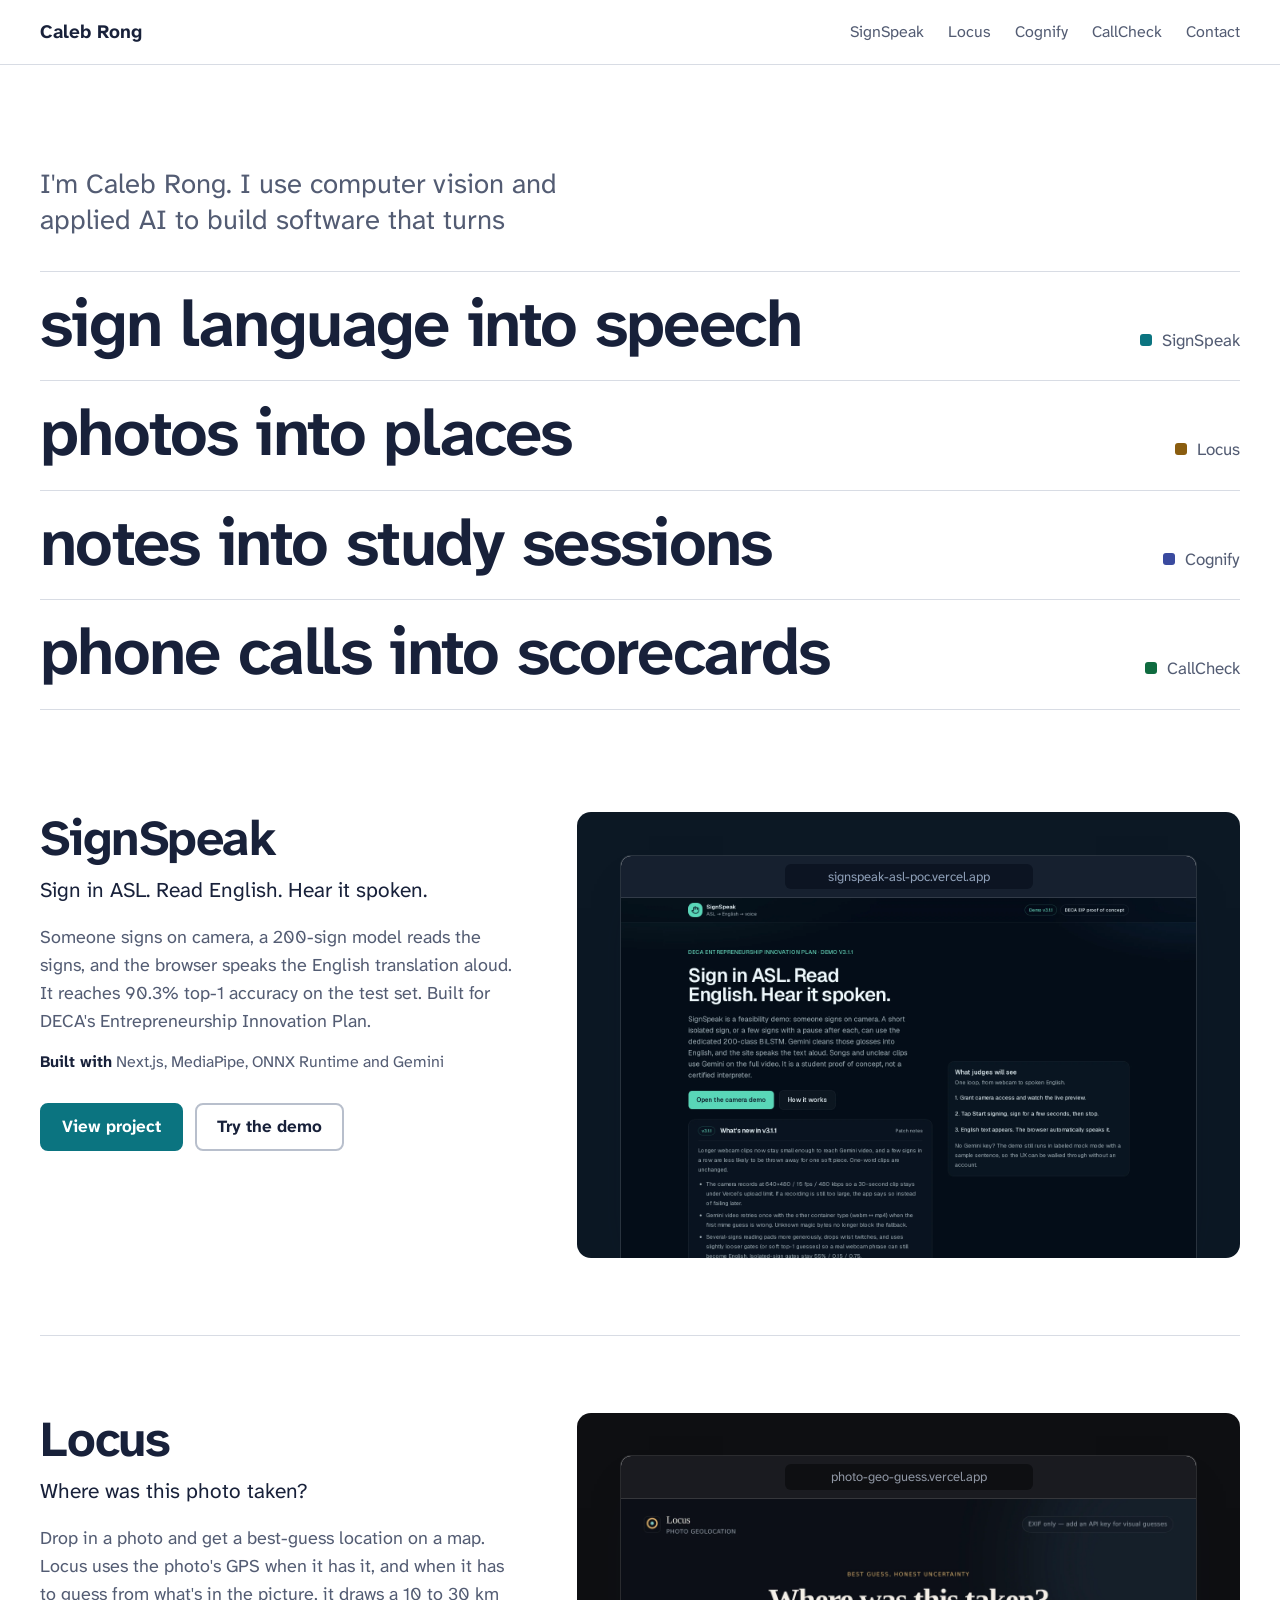
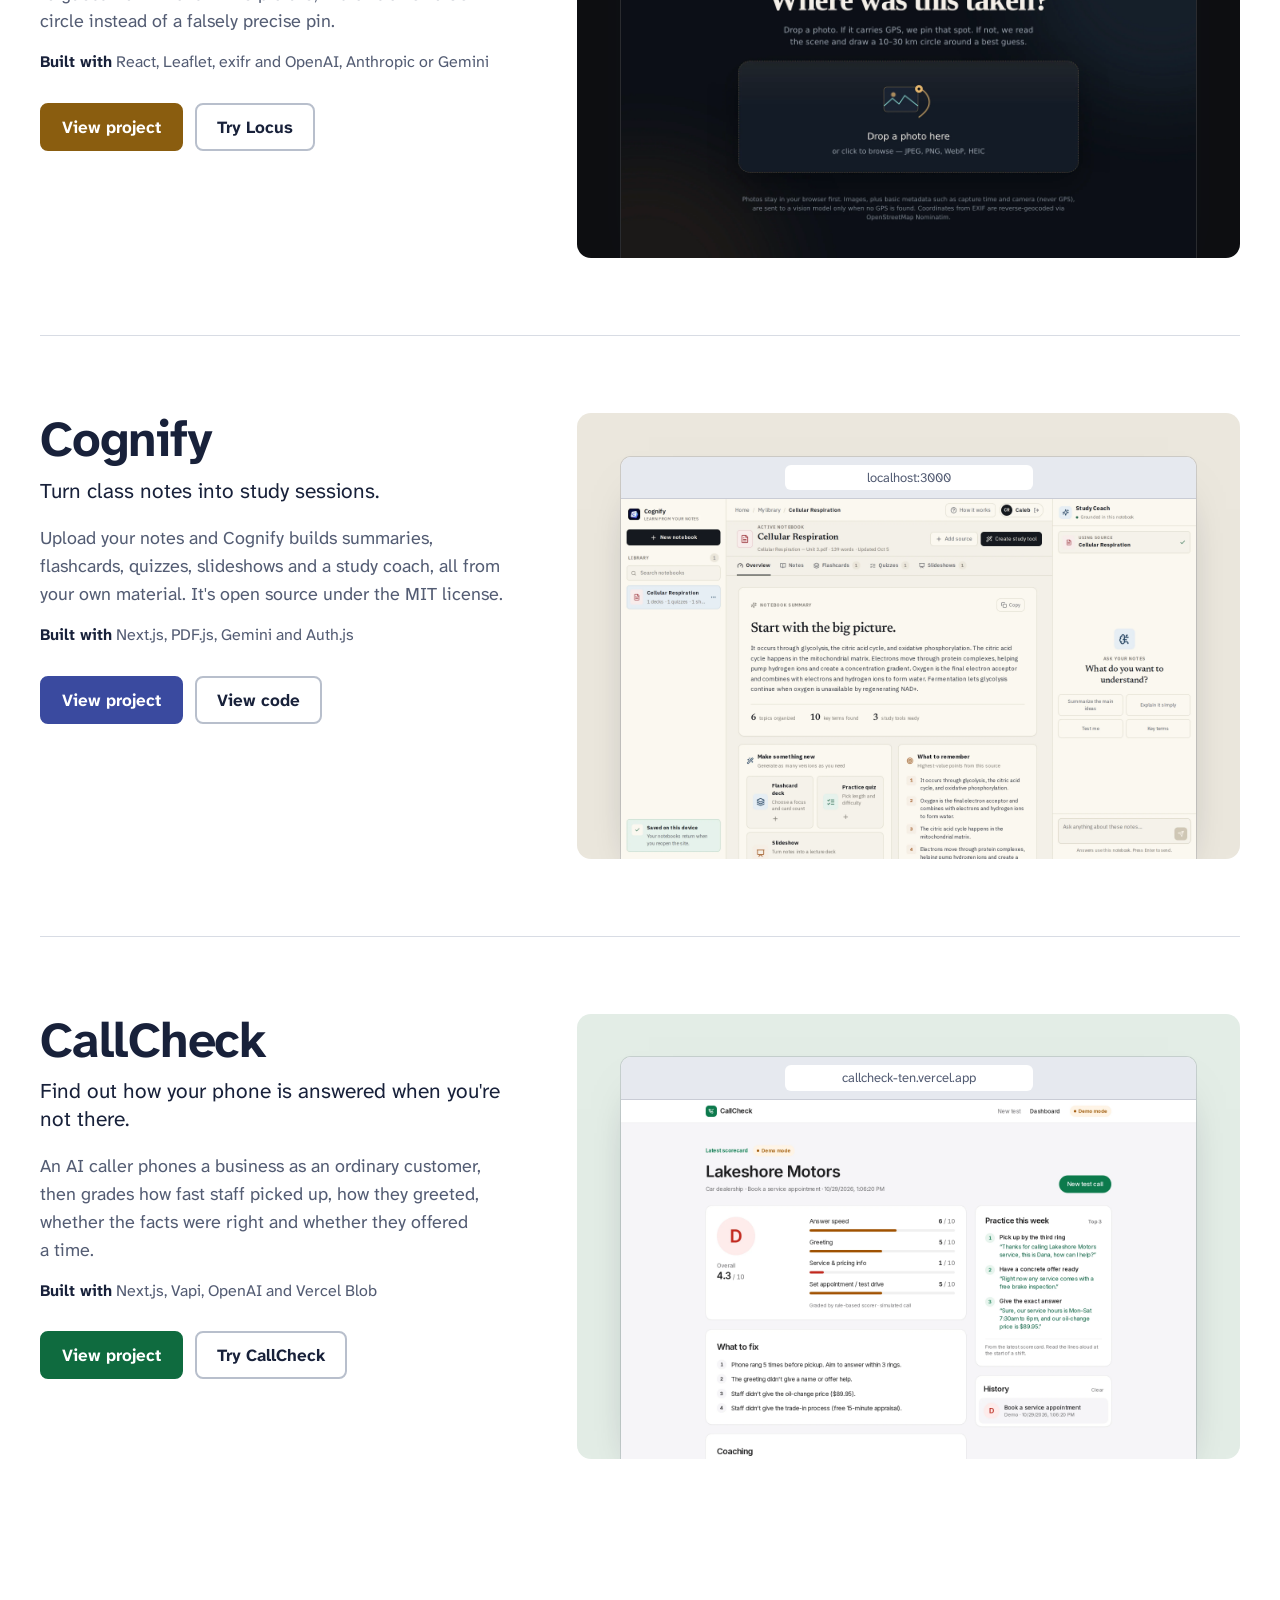
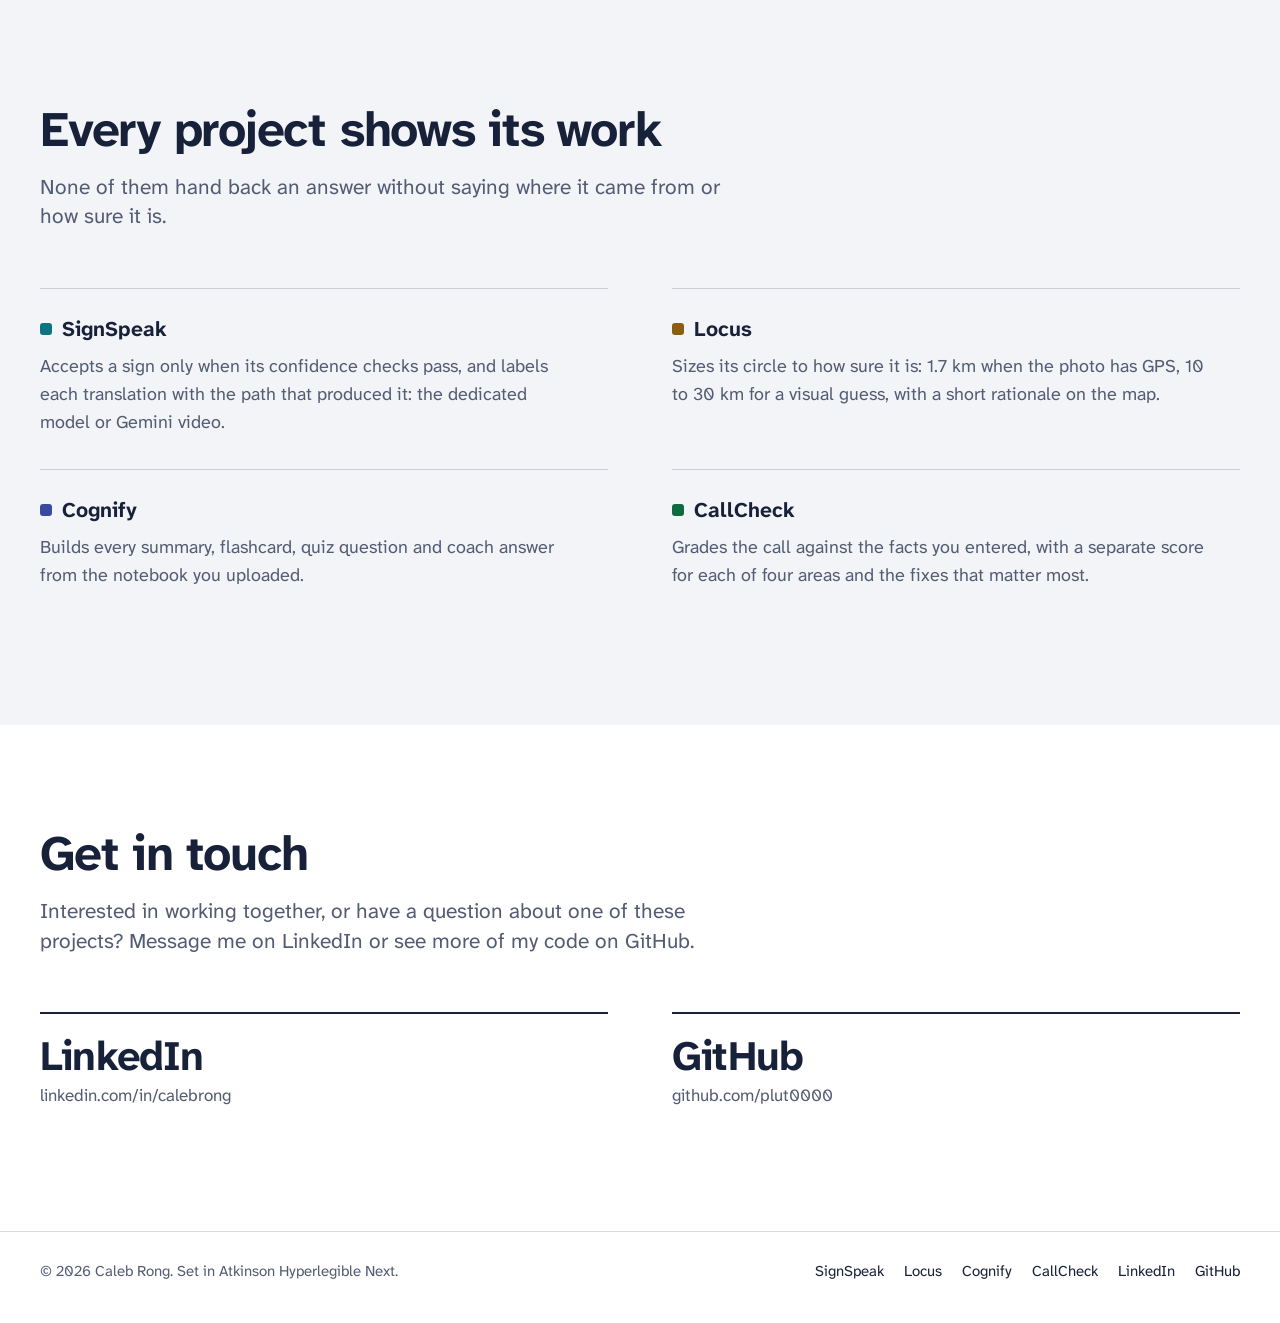
<file: index.html>
<!doctype html>
<html lang="en">
<head>
  <meta charset="utf-8">
  <meta name="viewport" content="width=device-width, initial-scale=1">
  <meta name="theme-color" content="#ffffff">
  <title>Caleb Rong — Portfolio</title>
  <meta name="description" content="Portfolio of Caleb Rong: SignSpeak (ASL to spoken English), Locus (photo geolocation), Cognify (AI study workspace) and CallCheck (phone mystery shopping).">
  <meta property="og:title" content="Caleb Rong — Portfolio">
  <meta property="og:description" content="Software projects in computer vision and applied AI.">
  <meta property="og:type" content="website">
  <meta property="og:site_name" content="Caleb Rong">
  <meta property="og:url" content="https://www.caleb-rong.com/">
  <meta property="og:image" content="https://www.caleb-rong.com/assets/og/home.jpg">
  <meta property="og:image:width" content="1200">
  <meta property="og:image:height" content="630">
  <meta property="og:image:alt" content="Caleb Rong — Portfolio: SignSpeak, Locus, Cognify and CallCheck">
  <meta name="twitter:card" content="summary_large_image">
  <link rel="canonical" href="https://www.caleb-rong.com/">
  <link rel="icon" href="/assets/favicon.svg" type="image/svg+xml">
  <link rel="apple-touch-icon" href="/assets/apple-touch-icon.png">
  <link rel="preload" href="/assets/fonts/AtkinsonHyperlegibleNext-Variable.woff2" as="font" type="font/woff2" crossorigin>
  <link rel="stylesheet" href="/styles.css">
</head>
<body>
  <a class="skip-link" href="#main">Skip to content</a>

  <header class="site-header">
    <nav class="wrap site-nav" aria-label="Global">
      <a class="brand" href="/">Caleb Rong</a>
      <ul class="nav-links">
        <li><a href="/signspeak/">SignSpeak</a></li>
        <li><a href="/locus/">Locus</a></li>
        <li><a href="/cognify/">Cognify</a></li>
        <li><a href="/callcheck/">CallCheck</a></li>
        <li class="hide-small"><a href="#contact">Contact</a></li>
      </ul>
    </nav>
  </header>

  <main id="main">
    <section class="hero" aria-labelledby="hero-title">
      <div class="wrap">
        <h1 class="hero-lead" id="hero-title">I'm Caleb Rong. I use computer vision and applied AI to build software that turns</h1>
        <ul class="turns">
          <li class="signspeak"><a href="/signspeak/"><span class="turn-phrase">sign language into speech</span><span class="turn-name">SignSpeak</span></a></li>
          <li class="locus"><a href="/locus/"><span class="turn-phrase">photos into places</span><span class="turn-name">Locus</span></a></li>
          <li class="cognify"><a href="/cognify/"><span class="turn-phrase">notes into study sessions</span><span class="turn-name">Cognify</span></a></li>
          <li class="callcheck"><a href="/callcheck/"><span class="turn-phrase">phone calls into scorecards</span><span class="turn-name">CallCheck</span></a></li>
        </ul>
      </div>
    </section>

    <section class="work wrap" id="projects" aria-label="Projects">
      <article class="project signspeak" aria-labelledby="signspeak-title">
        <div>
          <h2 id="signspeak-title"><a href="/signspeak/">SignSpeak</a></h2>
          <p class="tagline">Sign in ASL. Read English. Hear it spoken.</p>
          <p class="desc">Someone signs on camera, a 200-sign model reads the signs, and the browser speaks the English translation aloud. It reaches 90.3% top-1 accuracy on the test set. Built for DECA's Entrepreneurship Innovation Plan.</p>
          <p class="built-with"><b>Built with</b> Next.js, MediaPipe, ONNX Runtime and Gemini</p>
          <div class="actions">
            <a class="btn" href="/signspeak/">View project<span class="sr-only">: SignSpeak</span></a>
            <a class="btn btn-line" href="https://signspeak-asl-poc.vercel.app/demo" target="_blank" rel="noopener noreferrer">Try the demo<span class="sr-only"> (opens in a new tab)</span></a>
          </div>
        </div>
        <div class="panel">
          <div class="frame">
            <div class="frame-bar" aria-hidden="true"><span>signspeak-asl-poc.vercel.app</span></div>
            <img src="/assets/img/signspeak-landing.webp" alt="SignSpeak landing page: Sign in ASL. Read English. Hear it spoken." width="2880" height="1800">
          </div>
        </div>
      </article>

      <article class="project locus" aria-labelledby="locus-title">
        <div>
          <h2 id="locus-title"><a href="/locus/">Locus</a></h2>
          <p class="tagline">Where was this photo taken?</p>
          <p class="desc">Drop in a photo and get a best-guess location on a map. Locus uses the photo's GPS when it has it, and when it has to guess from what's in the picture, it draws a 10 to 30 km circle instead of a falsely precise pin.</p>
          <p class="built-with"><b>Built with</b> React, Leaflet, exifr and OpenAI, Anthropic or Gemini</p>
          <div class="actions">
            <a class="btn" href="/locus/">View project<span class="sr-only">: Locus</span></a>
            <a class="btn btn-line" href="https://photo-geo-guess.vercel.app" target="_blank" rel="noopener noreferrer">Try Locus<span class="sr-only"> (opens in a new tab)</span></a>
          </div>
        </div>
        <div class="panel">
          <div class="frame">
            <div class="frame-bar" aria-hidden="true"><span>photo-geo-guess.vercel.app</span></div>
            <img src="/assets/img/locus-home.webp" alt="Locus upload screen: Where was this taken? Drop a photo here." width="2880" height="1520" loading="lazy">
          </div>
        </div>
      </article>

      <article class="project cognify" aria-labelledby="cognify-title">
        <div>
          <h2 id="cognify-title"><a href="/cognify/">Cognify</a></h2>
          <p class="tagline">Turn class notes into study sessions.</p>
          <p class="desc">Upload your notes and Cognify builds summaries, flashcards, quizzes, slideshows and a study coach, all from your own material. It's open source under the MIT license.</p>
          <p class="built-with"><b>Built with</b> Next.js, PDF.js, Gemini and Auth.js</p>
          <div class="actions">
            <a class="btn" href="/cognify/">View project<span class="sr-only">: Cognify</span></a>
            <a class="btn btn-line" href="https://github.com/plut0000/Cognify" target="_blank" rel="noopener noreferrer">View code<span class="sr-only"> (opens in a new tab)</span></a>
          </div>
        </div>
        <div class="panel">
          <div class="frame">
            <div class="frame-bar" aria-hidden="true"><span>localhost:3000</span></div>
            <img src="/assets/img/cognify-workspace.webp" alt="Cognify study workspace showing a Cellular Respiration notebook summary and the study coach." width="2880" height="1800" loading="lazy">
          </div>
        </div>
      </article>

      <article class="project callcheck" aria-labelledby="callcheck-title">
        <div>
          <h2 id="callcheck-title"><a href="/callcheck/">CallCheck</a></h2>
          <p class="tagline">Find out how your phone is answered when you're not there.</p>
          <p class="desc">An AI caller phones a business as an ordinary customer, then grades how fast staff picked up, how they greeted, whether the facts were right and whether they offered a time.</p>
          <p class="built-with"><b>Built with</b> Next.js, Vapi, OpenAI and Vercel Blob</p>
          <div class="actions">
            <a class="btn" href="/callcheck/">View project<span class="sr-only">: CallCheck</span></a>
            <a class="btn btn-line" href="https://callcheck-ten.vercel.app" target="_blank" rel="noopener noreferrer">Try CallCheck<span class="sr-only"> (opens in a new tab)</span></a>
          </div>
        </div>
        <div class="panel">
          <div class="frame">
            <div class="frame-bar" aria-hidden="true"><span>callcheck-ten.vercel.app</span></div>
            <img src="/assets/img/callcheck-scorecard.webp" alt="CallCheck scorecard for a sample car dealership call, with a D grade, category scores and practice tips." width="2880" height="1800" loading="lazy">
          </div>
        </div>
      </article>
    </section>

    <section class="proof" aria-labelledby="proof-title">
      <div class="wrap">
        <h2 id="proof-title">Every project shows its work</h2>
        <p>None of them hand back an answer without saying where it came from or how sure it is.</p>
        <dl>
          <div class="signspeak">
            <dt>SignSpeak</dt>
            <dd>Accepts a sign only when its confidence checks pass, and labels each translation with the path that produced it: the dedicated model or Gemini video.</dd>
          </div>
          <div class="locus">
            <dt>Locus</dt>
            <dd>Sizes its circle to how sure it is: 1.7 km when the photo has GPS, 10 to 30 km for a visual guess, with a short rationale on the map.</dd>
          </div>
          <div class="cognify">
            <dt>Cognify</dt>
            <dd>Builds every summary, flashcard, quiz question and coach answer from the notebook you uploaded.</dd>
          </div>
          <div class="callcheck">
            <dt>CallCheck</dt>
            <dd>Grades the call against the facts you entered, with a separate score for each of four areas and the fixes that matter most.</dd>
          </div>
        </dl>
      </div>
    </section>

    <section class="contact" id="contact" aria-labelledby="contact-title">
      <div class="wrap">
        <h2 id="contact-title">Get in touch</h2>
        <p>Interested in working together, or have a question about one of these projects? Message me on LinkedIn or see more of my code on GitHub.</p>
        <ul class="contact-links">
          <li><a href="https://www.linkedin.com/in/calebrong/" target="_blank" rel="noopener noreferrer"><span class="name">LinkedIn</span><span class="handle">linkedin.com/in/calebrong</span><span class="sr-only"> (opens in a new tab)</span></a></li>
          <li><a href="https://github.com/plut0000" target="_blank" rel="noopener noreferrer"><span class="name">GitHub</span><span class="handle">github.com/plut0000</span><span class="sr-only"> (opens in a new tab)</span></a></li>
        </ul>
      </div>
    </section>
  </main>

  <footer class="footer">
    <div class="wrap">
      <p>© 2026 Caleb Rong. Set in Atkinson Hyperlegible Next.</p>
      <ul class="footer-links">
        <li><a href="/signspeak/">SignSpeak</a></li>
        <li><a href="/locus/">Locus</a></li>
        <li><a href="/cognify/">Cognify</a></li>
        <li><a href="/callcheck/">CallCheck</a></li>
        <li><a href="https://www.linkedin.com/in/calebrong/" target="_blank" rel="noopener noreferrer">LinkedIn<span class="sr-only"> (opens in a new tab)</span></a></li>
        <li><a href="https://github.com/plut0000" target="_blank" rel="noopener noreferrer">GitHub<span class="sr-only"> (opens in a new tab)</span></a></li>
      </ul>
    </div>
  </footer>
</body>
</html>
</file>
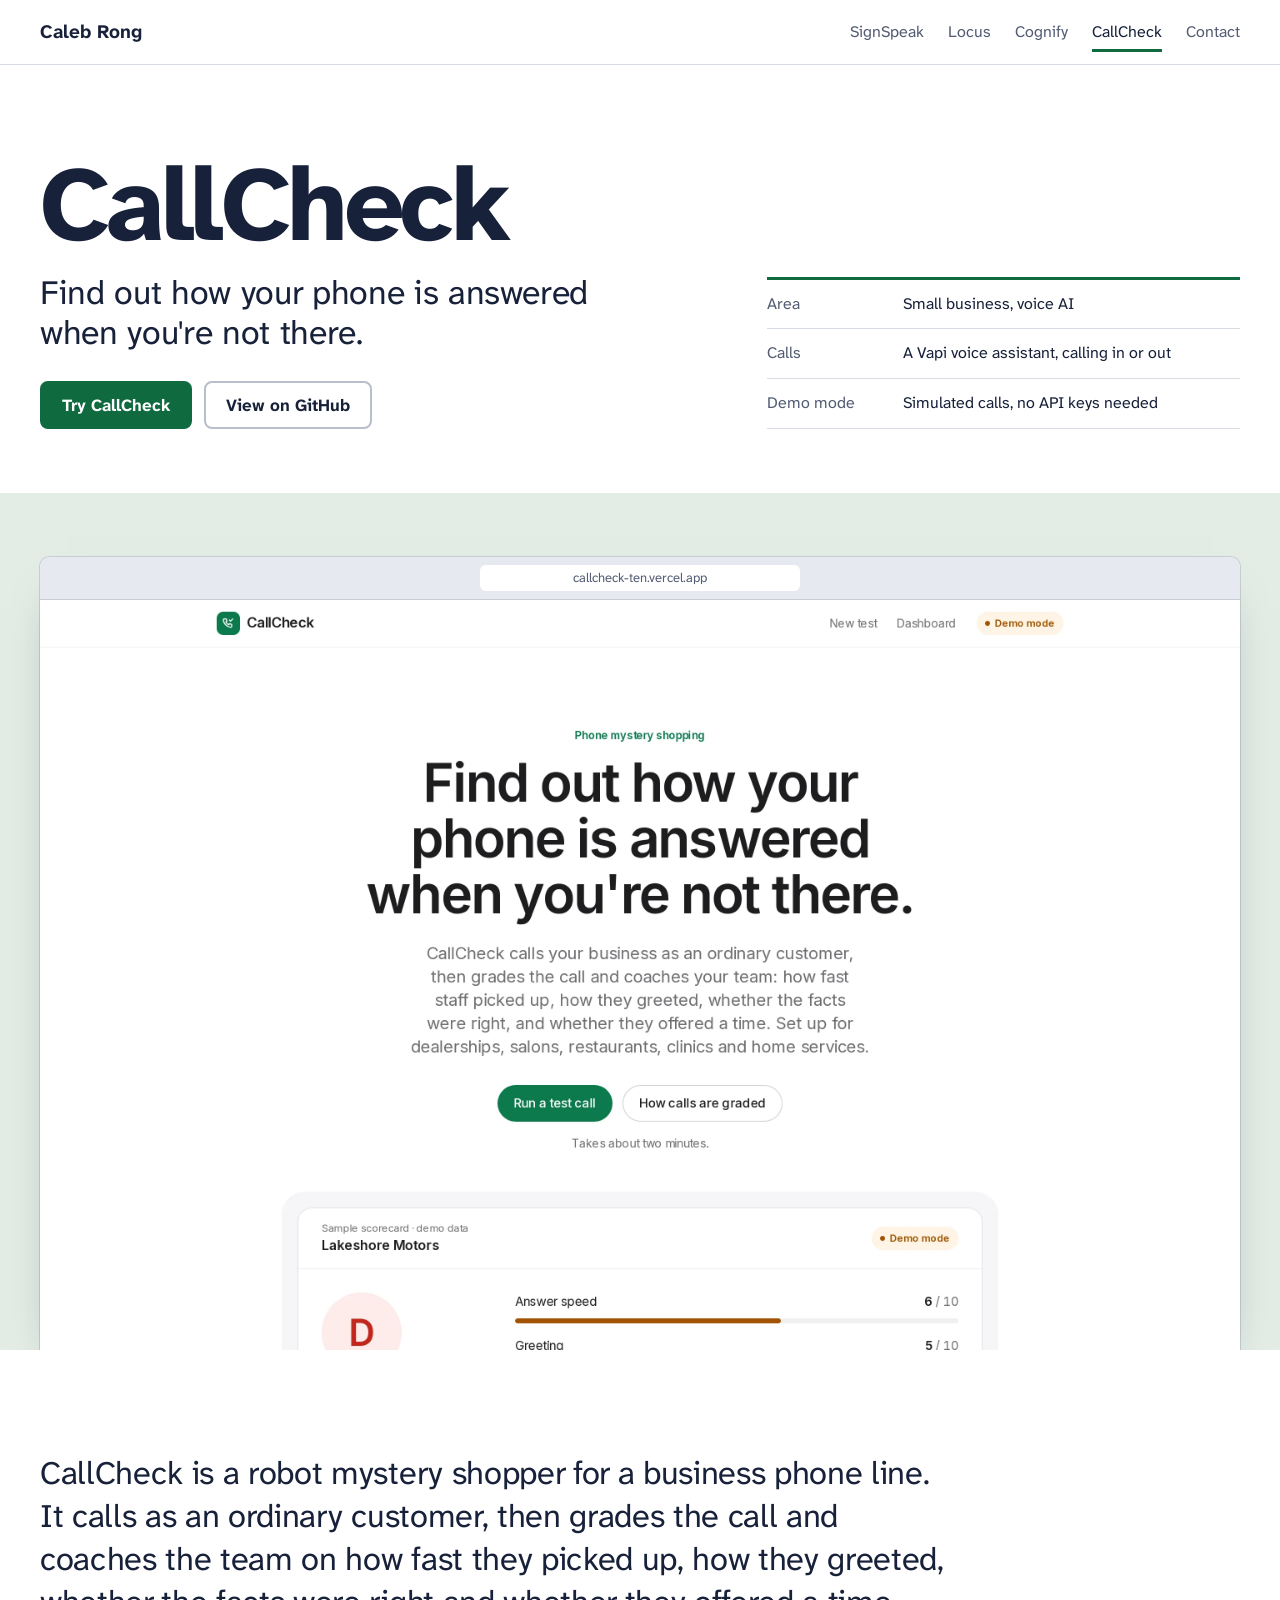
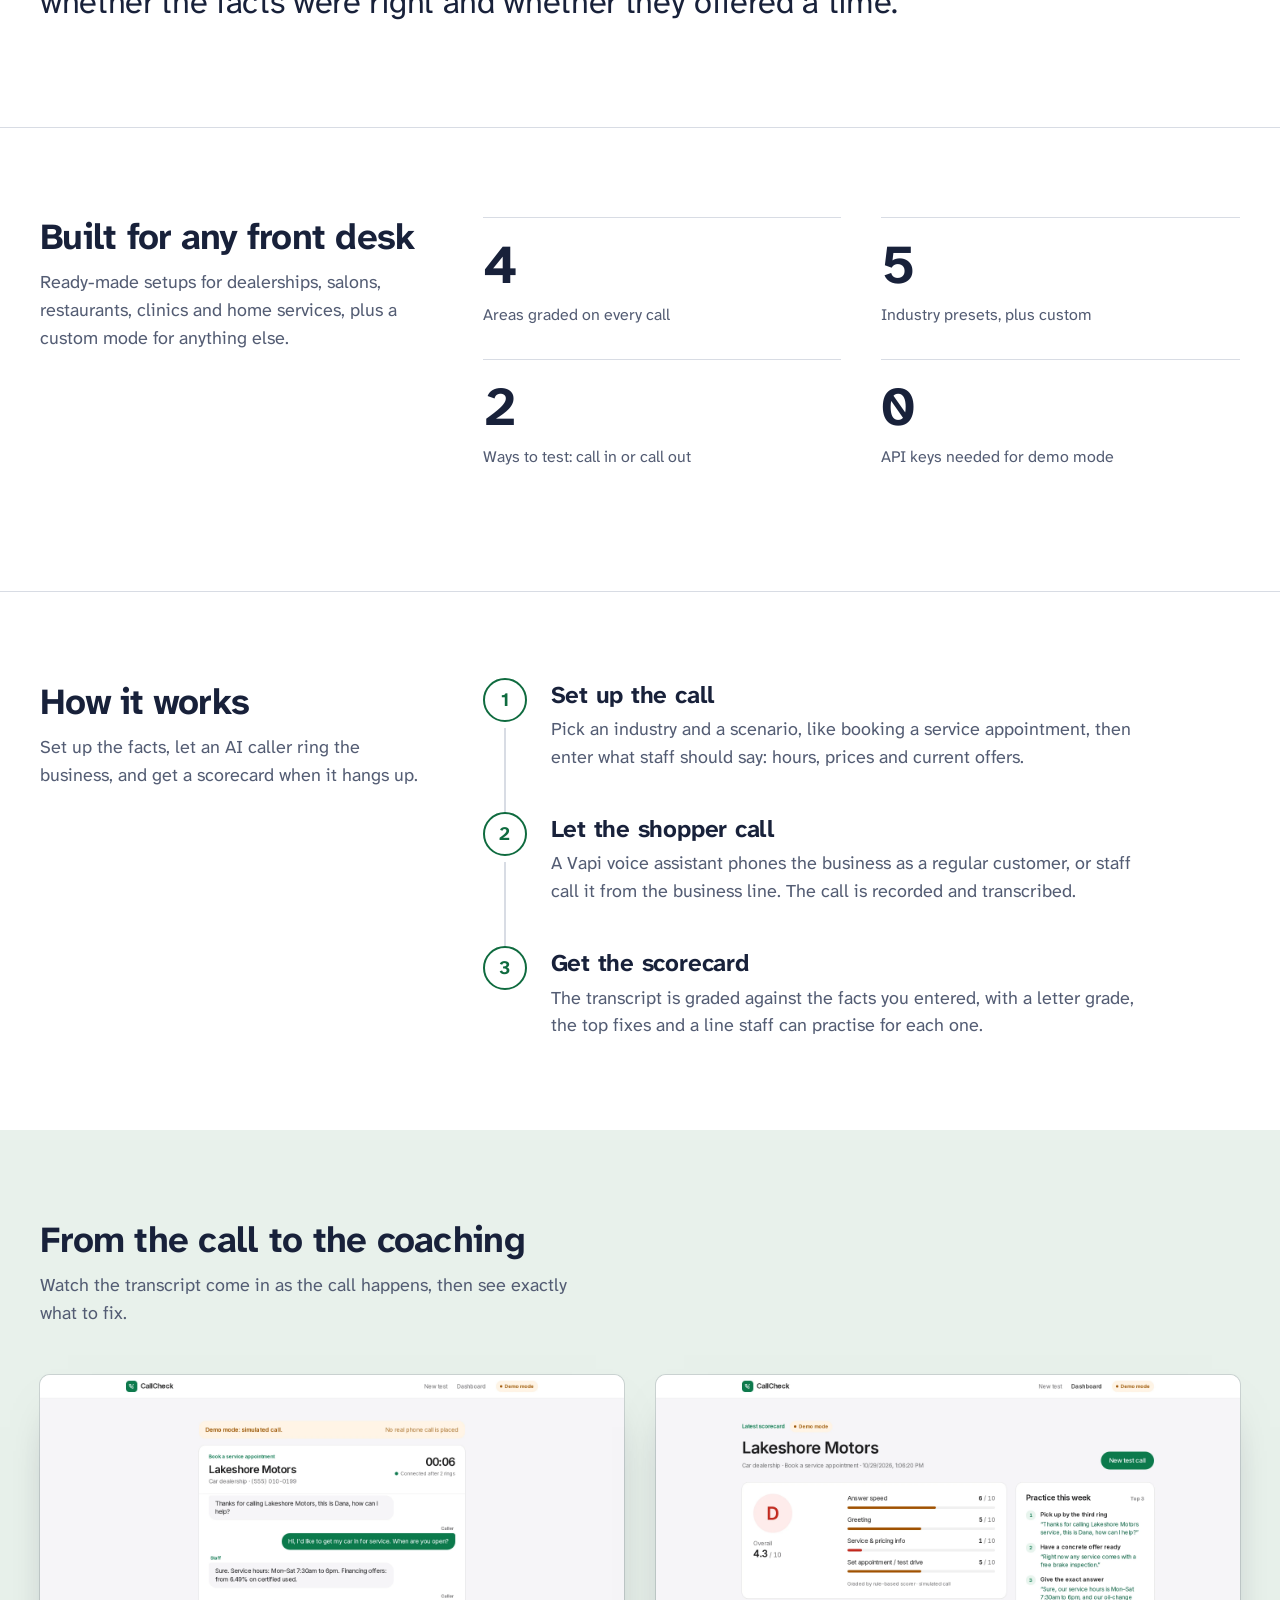
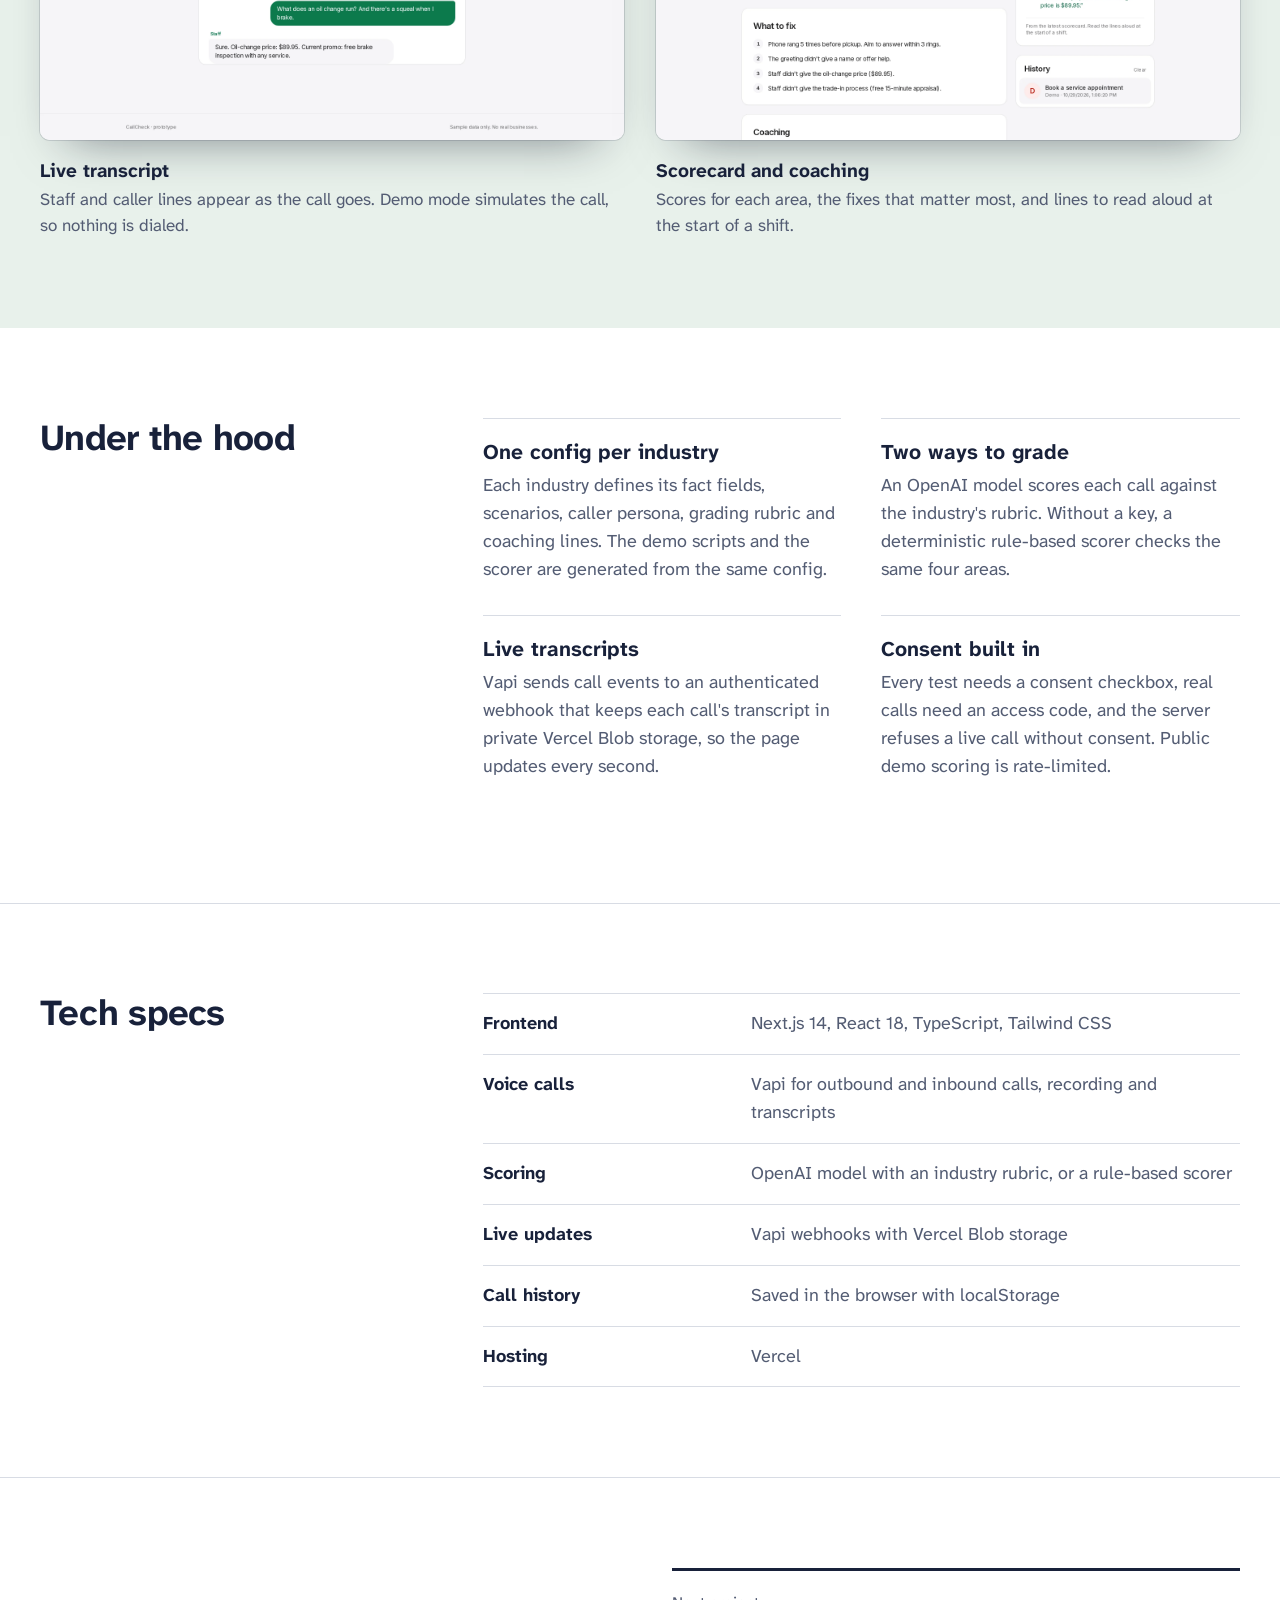
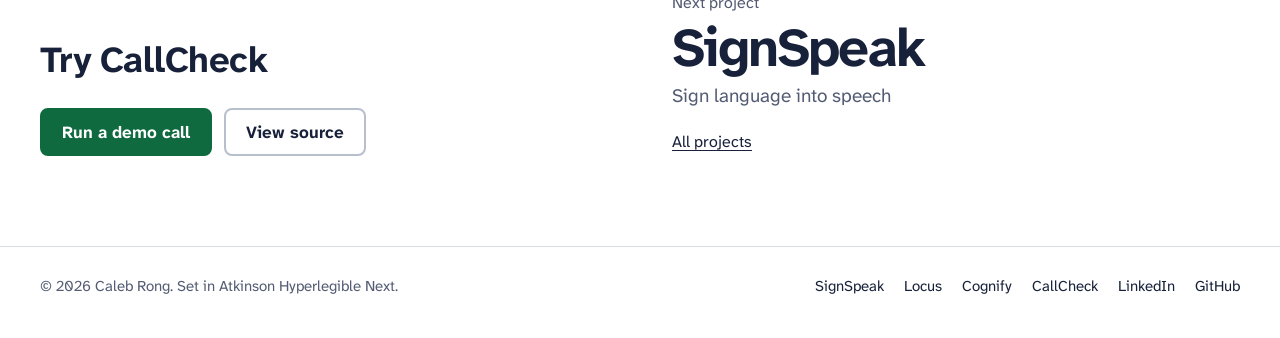
<file: callcheck/index.html>
<!doctype html>
<html lang="en">
<head>
  <meta charset="utf-8">
  <meta name="viewport" content="width=device-width, initial-scale=1">
  <meta name="theme-color" content="#ffffff">
  <title>CallCheck — Caleb Rong</title>
  <meta name="description" content="CallCheck is a robot mystery shopper for a business phone line: it calls as an ordinary customer, then grades the call and coaches staff on answer speed, greeting, accuracy and booking.">
  <meta property="og:title" content="CallCheck — Caleb Rong">
  <meta property="og:description" content="Find out how your phone is answered when you're not there.">
  <meta property="og:type" content="website">
  <meta property="og:site_name" content="Caleb Rong">
  <meta property="og:url" content="https://www.caleb-rong.com/callcheck/">
  <meta property="og:image" content="https://www.caleb-rong.com/assets/og/callcheck.jpg">
  <meta property="og:image:width" content="1200">
  <meta property="og:image:height" content="630">
  <meta property="og:image:alt" content="CallCheck: Find out how your phone is answered when you're not there.">
  <meta name="twitter:card" content="summary_large_image">
  <link rel="canonical" href="https://www.caleb-rong.com/callcheck/">
  <link rel="icon" href="/assets/favicon.svg" type="image/svg+xml">
  <link rel="apple-touch-icon" href="/assets/apple-touch-icon.png">
  <link rel="preload" href="/assets/fonts/AtkinsonHyperlegibleNext-Variable.woff2" as="font" type="font/woff2" crossorigin>
  <link rel="stylesheet" href="/styles.css">
</head>
<body class="callcheck">
  <a class="skip-link" href="#main">Skip to content</a>

  <header class="site-header">
    <nav class="wrap site-nav" aria-label="Global">
      <a class="brand" href="/">Caleb Rong</a>
      <ul class="nav-links">
        <li><a href="/signspeak/">SignSpeak</a></li>
        <li><a href="/locus/">Locus</a></li>
        <li><a href="/cognify/">Cognify</a></li>
        <li><a href="/callcheck/" aria-current="page">CallCheck</a></li>
        <li class="hide-small"><a href="/#contact">Contact</a></li>
      </ul>
    </nav>
  </header>

  <main id="main">
    <section class="p-hero" aria-labelledby="page-title">
      <div class="wrap">
        <div>
          <h1 class="p-title" id="page-title">CallCheck</h1>
          <p class="p-tagline">Find out how your phone is answered when you're not there.</p>
          <div class="actions">
            <a class="btn" href="https://callcheck-ten.vercel.app" target="_blank" rel="noopener noreferrer">Try CallCheck<span class="sr-only"> (opens in a new tab)</span></a>
            <a class="btn btn-line" href="https://github.com/plut0000/callcheck" target="_blank" rel="noopener noreferrer">View on GitHub<span class="sr-only"> (opens in a new tab)</span></a>
          </div>
        </div>
        <dl class="meta">
          <div><dt>Area</dt><dd>Small business, voice AI</dd></div>
          <div><dt>Calls</dt><dd>A Vapi voice assistant, calling in or out</dd></div>
          <div><dt>Demo mode</dt><dd>Simulated calls, no API keys needed</dd></div>
        </dl>
      </div>
    </section>

    <div class="band">
      <div class="frame">
        <div class="frame-bar" aria-hidden="true"><span>callcheck-ten.vercel.app</span></div>
        <img src="/assets/img/callcheck-landing.webp" alt="CallCheck landing page: Find out how your phone is answered when you're not there, with a sample scorecard below." width="2880" height="1800">
      </div>
    </div>

    <div class="wrap">
      <p class="lede">CallCheck is a robot mystery shopper for a business phone line. It calls as an ordinary customer, then grades the call and coaches the team on how fast they picked up, how they greeted, whether the facts were right and whether they offered a time.</p>
    </div>

    <section class="row" aria-labelledby="numbers-title">
      <div class="wrap">
        <div class="row-head">
          <h2 id="numbers-title">Built for any front desk</h2>
          <p>Ready-made setups for dealerships, salons, restaurants, clinics and home services, plus a custom mode for anything else.</p>
        </div>
        <dl class="figures">
          <div class="figure"><dt>Areas graded on every call</dt><dd>4</dd></div>
          <div class="figure"><dt>Industry presets, plus custom</dt><dd>5</dd></div>
          <div class="figure"><dt>Ways to test: call in or call out</dt><dd>2</dd></div>
          <div class="figure"><dt>API keys needed for demo mode</dt><dd>0</dd></div>
        </dl>
      </div>
    </section>

    <section class="row" id="how-it-works" aria-labelledby="how-title">
      <div class="wrap">
        <div class="row-head">
          <h2 id="how-title">How it works</h2>
          <p>Set up the facts, let an AI caller ring the business, and get a scorecard when it hangs up.</p>
        </div>
        <ol class="steps">
          <li>
            <h3>Set up the call</h3>
            <p>Pick an industry and a scenario, like booking a service appointment, then enter what staff should say: hours, prices and current offers.</p>
          </li>
          <li>
            <h3>Let the shopper call</h3>
            <p>A Vapi voice assistant phones the business as a regular customer, or staff call it from the business line. The call is recorded and transcribed.</p>
          </li>
          <li>
            <h3>Get the scorecard</h3>
            <p>The transcript is graded against the facts you entered, with a letter grade, the top fixes and a line staff can practise for each one.</p>
          </li>
        </ol>
      </div>
    </section>

    <section class="showcase" aria-labelledby="gallery-title">
      <div class="wrap">
        <div class="showcase-head">
          <h2 id="gallery-title">From the call to the coaching</h2>
          <p>Watch the transcript come in as the call happens, then see exactly what to fix.</p>
        </div>
        <div class="gallery">
          <figure>
            <div class="frame"><img src="/assets/img/callcheck-call.webp" alt="CallCheck call screen showing a car dealership call transcript as message bubbles, with a timer." width="2880" height="1800" loading="lazy"></div>
            <figcaption><strong>Live transcript</strong>Staff and caller lines appear as the call goes. Demo mode simulates the call, so nothing is dialed.</figcaption>
          </figure>
          <figure>
            <div class="frame"><img src="/assets/img/callcheck-scorecard.webp" alt="CallCheck scorecard with a D grade, four category scores, fixes and practice tips." width="2880" height="1800" loading="lazy"></div>
            <figcaption><strong>Scorecard and coaching</strong>Scores for each area, the fixes that matter most, and lines to read aloud at the start of a shift.</figcaption>
          </figure>
        </div>
      </div>
    </section>

    <section class="row" aria-labelledby="hood-title">
      <div class="wrap">
        <div class="row-head">
          <h2 id="hood-title">Under the hood</h2>
        </div>
        <div class="notes">
          <article>
            <h3>One config per industry</h3>
            <p>Each industry defines its fact fields, scenarios, caller persona, grading rubric and coaching lines. The demo scripts and the scorer are generated from the same config.</p>
          </article>
          <article>
            <h3>Two ways to grade</h3>
            <p>An OpenAI model scores each call against the industry's rubric. Without a key, a deterministic rule-based scorer checks the same four areas.</p>
          </article>
          <article>
            <h3>Live transcripts</h3>
            <p>Vapi sends call events to an authenticated webhook that keeps each call's transcript in private Vercel Blob storage, so the page updates every second.</p>
          </article>
          <article>
            <h3>Consent built in</h3>
            <p>Every test needs a consent checkbox, real calls need an access code, and the server refuses a live call without consent. Public demo scoring is rate-limited.</p>
          </article>
        </div>
      </div>
    </section>

    <section class="row" id="specs" aria-labelledby="specs-title">
      <div class="wrap">
        <div class="row-head">
          <h2 id="specs-title">Tech specs</h2>
        </div>
        <dl class="specs">
          <div><dt>Frontend</dt><dd>Next.js 14, React 18, TypeScript, Tailwind CSS</dd></div>
          <div><dt>Voice calls</dt><dd>Vapi for outbound and inbound calls, recording and transcripts</dd></div>
          <div><dt>Scoring</dt><dd>OpenAI model with an industry rubric, or a rule-based scorer</dd></div>
          <div><dt>Live updates</dt><dd>Vapi webhooks with Vercel Blob storage</dd></div>
          <div><dt>Call history</dt><dd>Saved in the browser with localStorage</dd></div>
          <div><dt>Hosting</dt><dd>Vercel</dd></div>
        </dl>
      </div>
    </section>

    <section class="closing" aria-labelledby="cta-title">
      <div class="wrap">
        <div>
          <h2 id="cta-title">Try CallCheck</h2>
          <div class="actions">
            <a class="btn" href="https://callcheck-ten.vercel.app" target="_blank" rel="noopener noreferrer">Run a demo call<span class="sr-only"> (opens in a new tab)</span></a>
            <a class="btn btn-line" href="https://github.com/plut0000/callcheck" target="_blank" rel="noopener noreferrer">View source<span class="sr-only"> (opens in a new tab)</span></a>
          </div>
        </div>
        <nav class="next signspeak" aria-label="Next project">
          <p>Next project</p>
          <a class="next-link" href="/signspeak/"><strong>SignSpeak</strong><span>Sign language into speech</span></a>
          <a class="all-link" href="/">All projects</a>
        </nav>
      </div>
    </section>
  </main>

  <footer class="footer">
    <div class="wrap">
      <p>© 2026 Caleb Rong. Set in Atkinson Hyperlegible Next.</p>
      <ul class="footer-links">
        <li><a href="/signspeak/">SignSpeak</a></li>
        <li><a href="/locus/">Locus</a></li>
        <li><a href="/cognify/">Cognify</a></li>
        <li><a href="/callcheck/">CallCheck</a></li>
        <li><a href="https://www.linkedin.com/in/calebrong/" target="_blank" rel="noopener noreferrer">LinkedIn<span class="sr-only"> (opens in a new tab)</span></a></li>
        <li><a href="https://github.com/plut0000" target="_blank" rel="noopener noreferrer">GitHub<span class="sr-only"> (opens in a new tab)</span></a></li>
      </ul>
    </div>
  </footer>
</body>
</html>
</file>
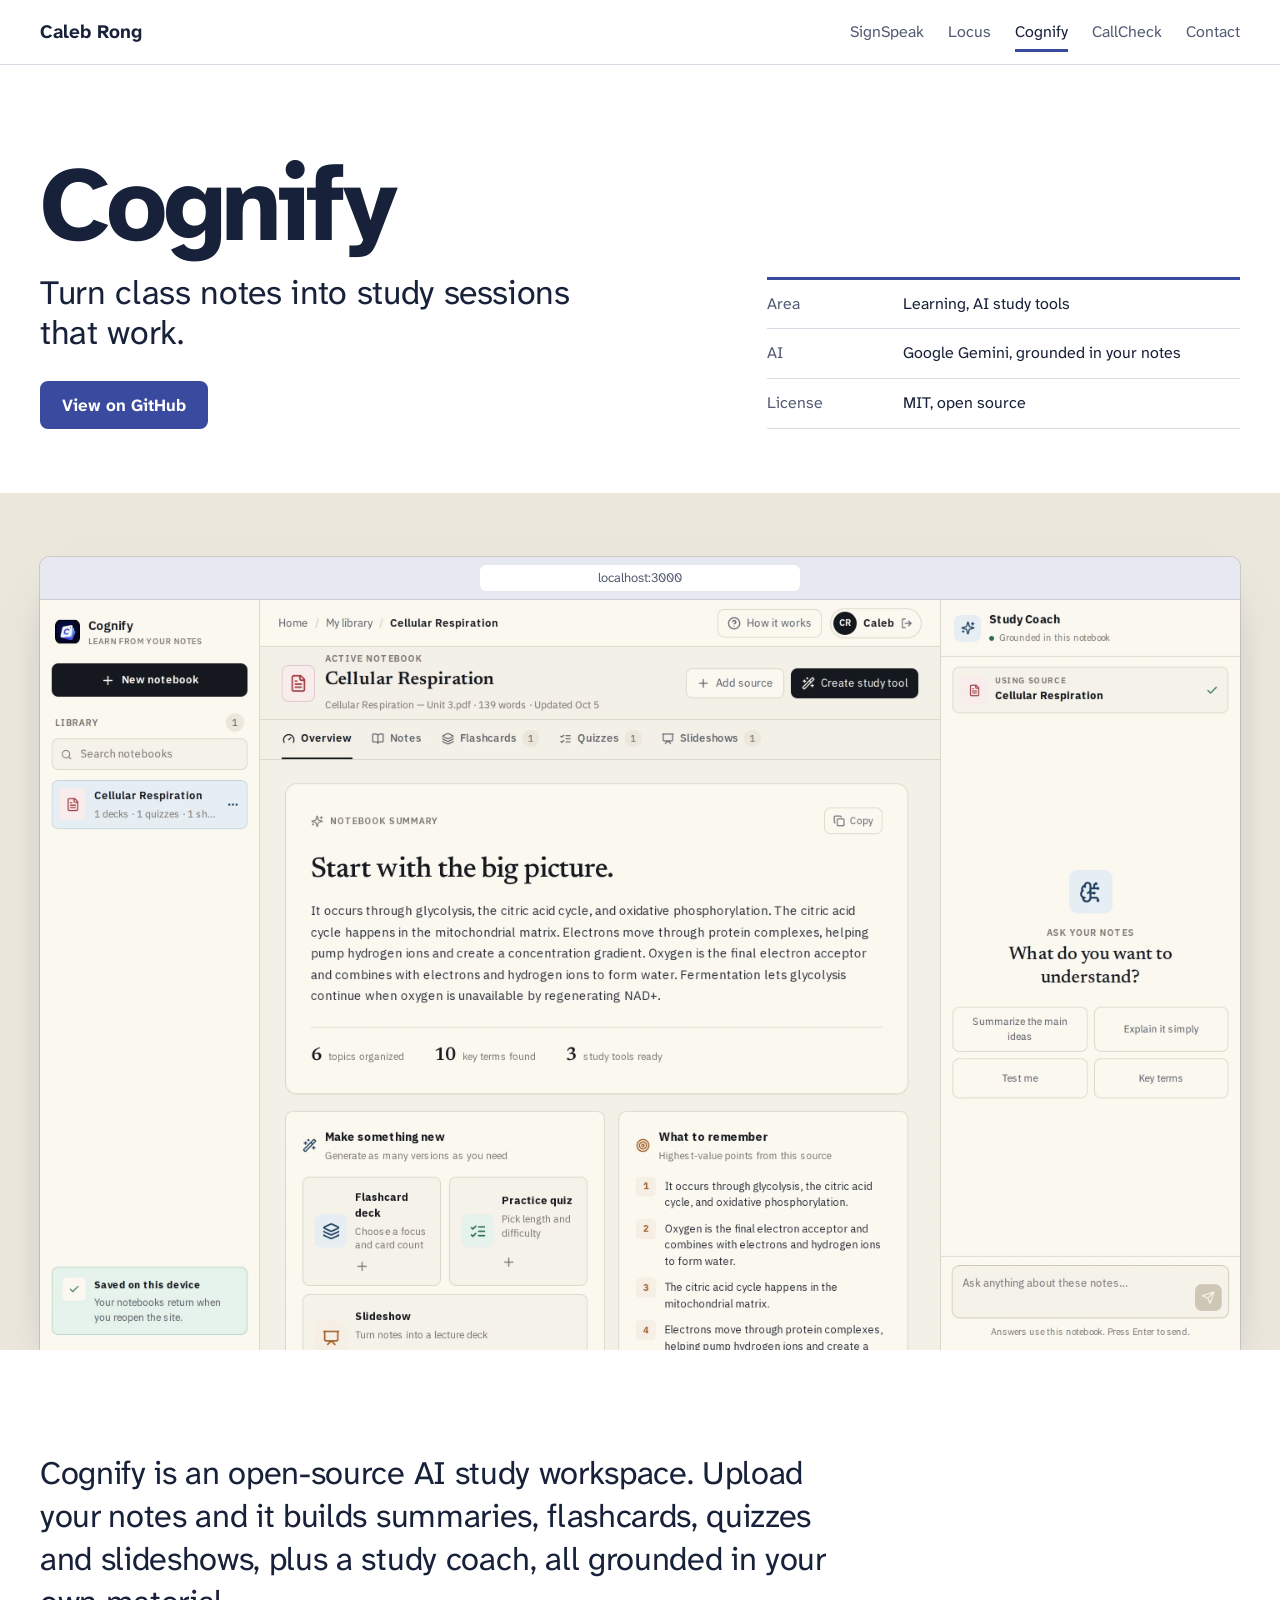
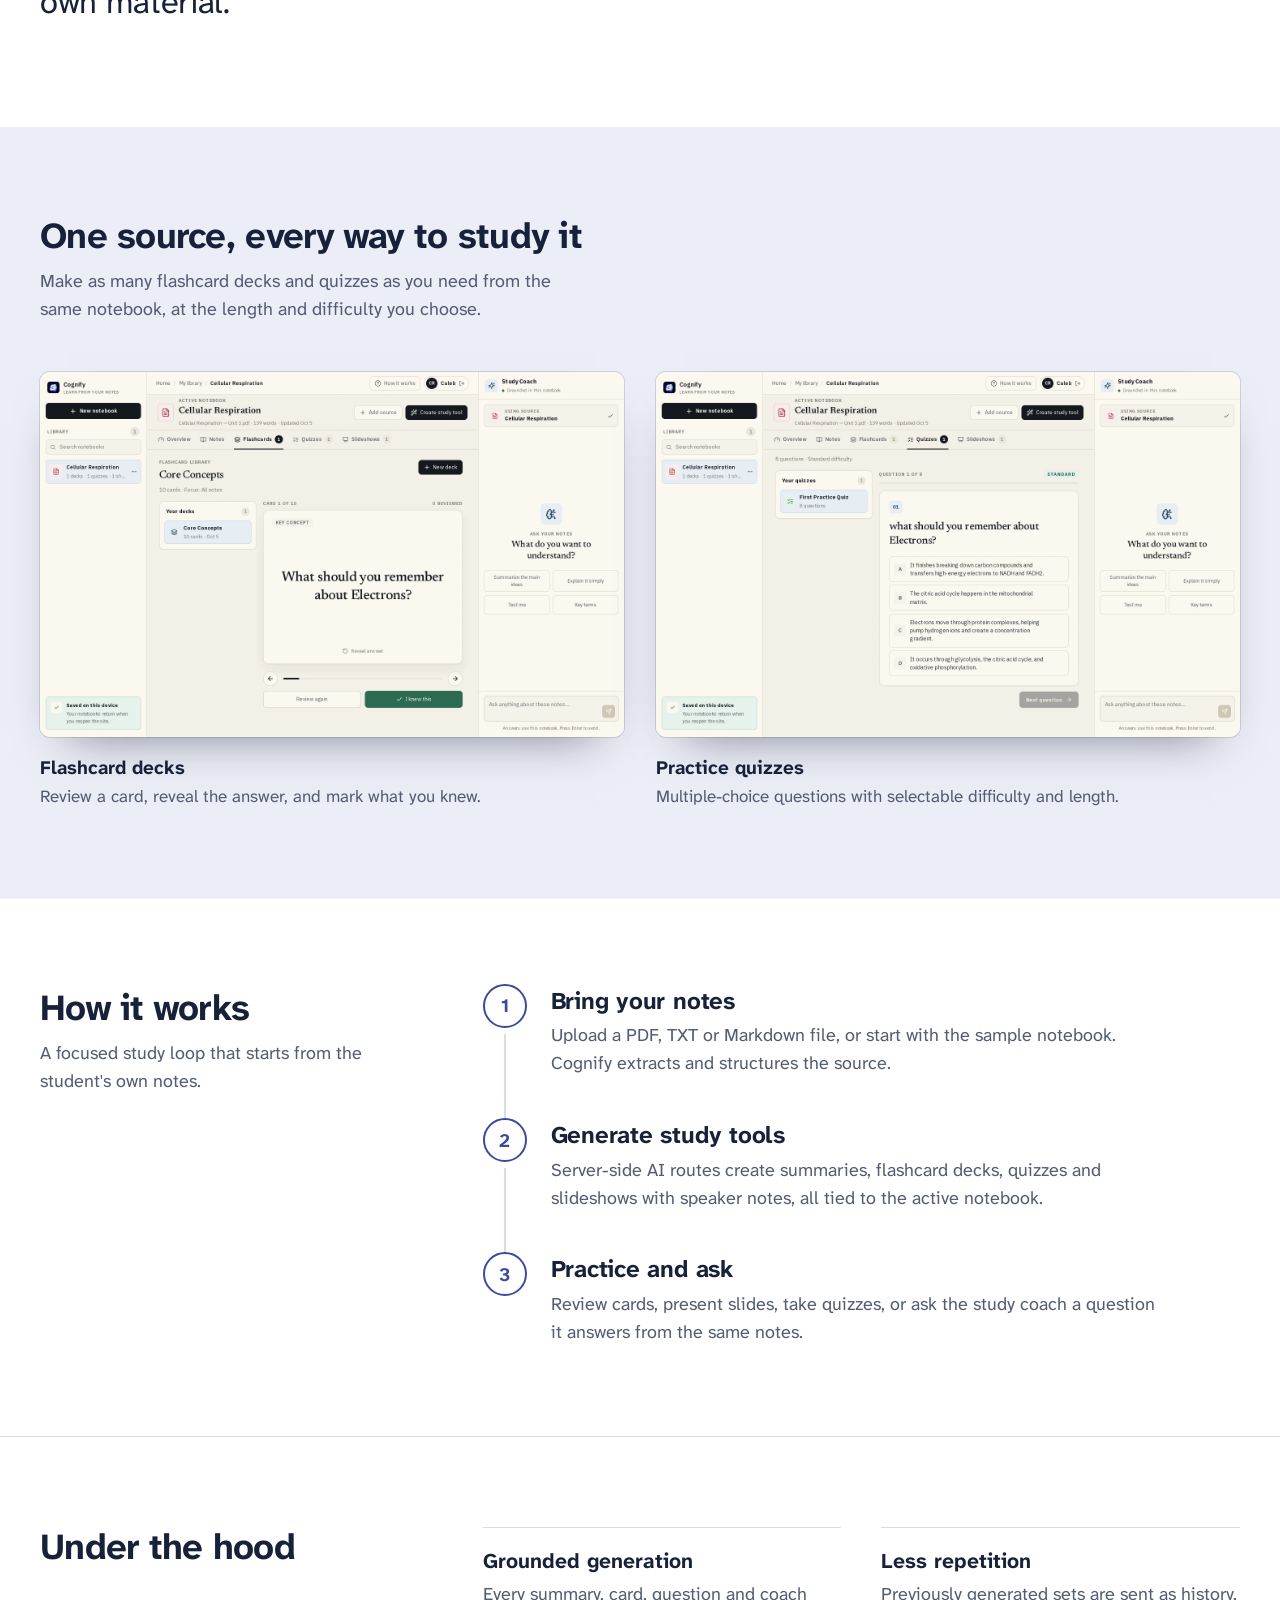
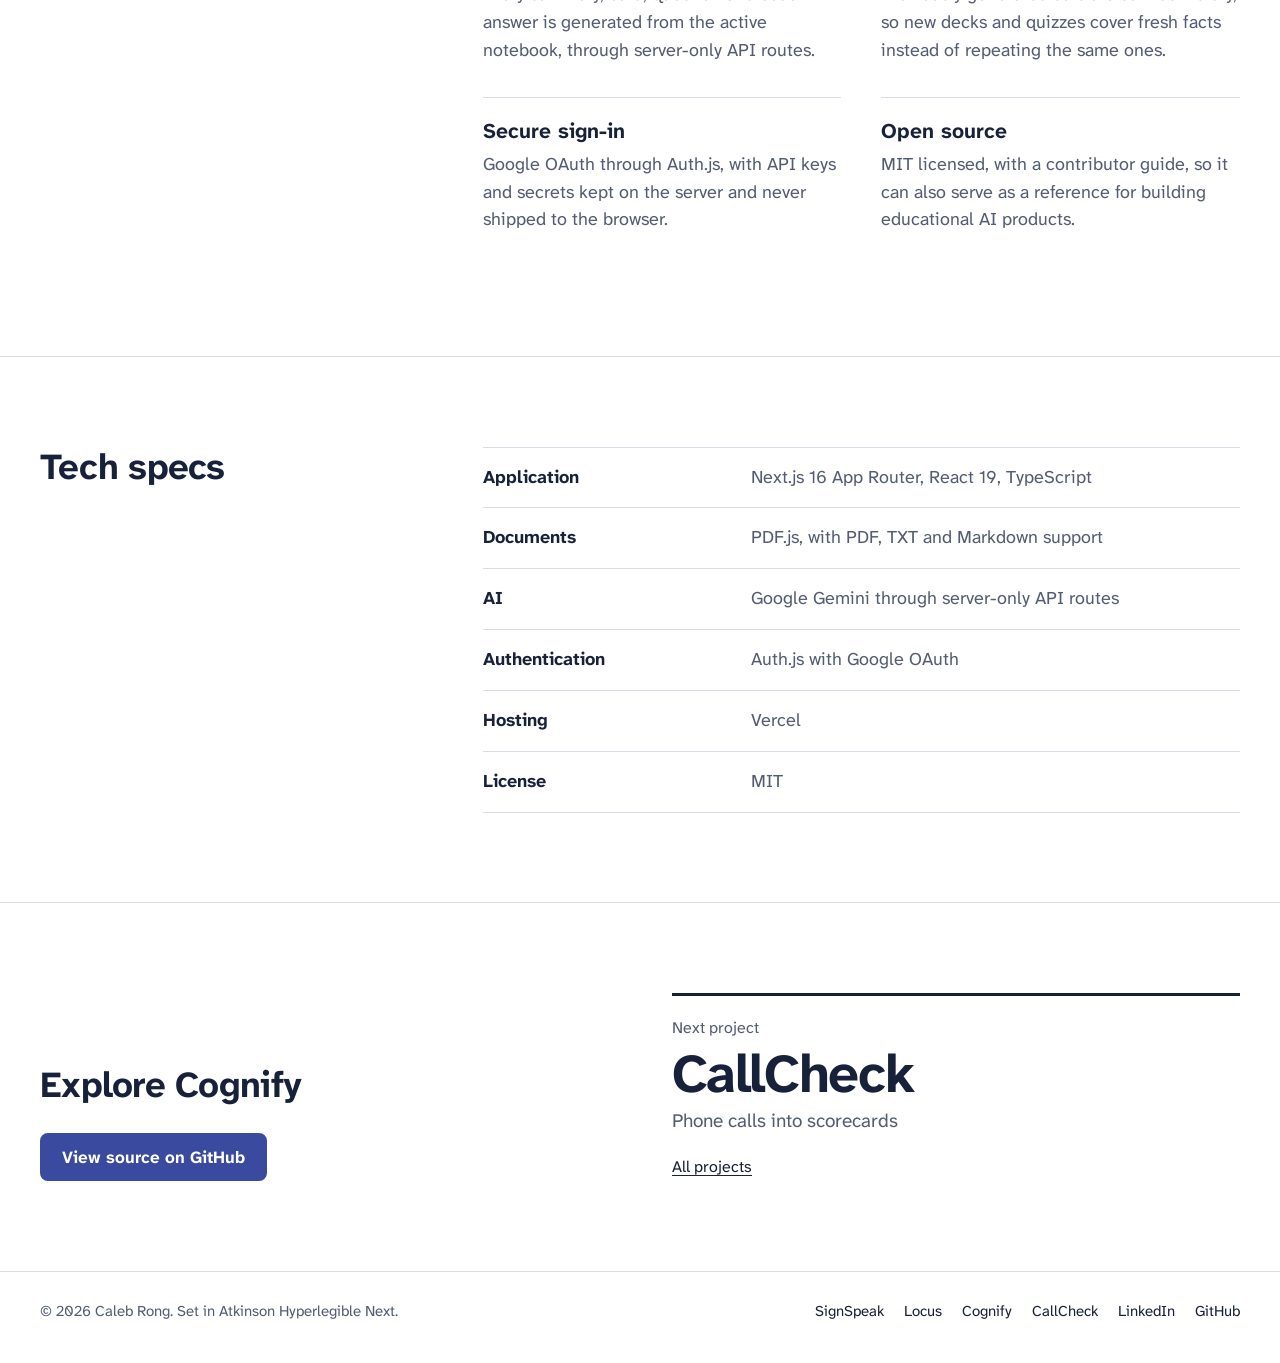
<file: cognify/index.html>
<!doctype html>
<html lang="en">
<head>
  <meta charset="utf-8">
  <meta name="viewport" content="width=device-width, initial-scale=1">
  <meta name="theme-color" content="#ffffff">
  <title>Cognify — Caleb Rong</title>
  <meta name="description" content="Cognify is an open-source AI study workspace that turns notes into grounded summaries, flashcards, quizzes, slideshows and tutoring.">
  <meta property="og:title" content="Cognify — Caleb Rong">
  <meta property="og:description" content="Turn class notes into study sessions.">
  <meta property="og:type" content="website">
  <meta property="og:site_name" content="Caleb Rong">
  <meta property="og:url" content="https://www.caleb-rong.com/cognify/">
  <meta property="og:image" content="https://www.caleb-rong.com/assets/og/cognify.jpg">
  <meta property="og:image:width" content="1200">
  <meta property="og:image:height" content="630">
  <meta property="og:image:alt" content="Cognify: Turn class notes into study sessions.">
  <meta name="twitter:card" content="summary_large_image">
  <link rel="canonical" href="https://www.caleb-rong.com/cognify/">
  <link rel="icon" href="/assets/favicon.svg" type="image/svg+xml">
  <link rel="apple-touch-icon" href="/assets/apple-touch-icon.png">
  <link rel="preload" href="/assets/fonts/AtkinsonHyperlegibleNext-Variable.woff2" as="font" type="font/woff2" crossorigin>
  <link rel="stylesheet" href="/styles.css">
</head>
<body class="cognify">
  <a class="skip-link" href="#main">Skip to content</a>

  <header class="site-header">
    <nav class="wrap site-nav" aria-label="Global">
      <a class="brand" href="/">Caleb Rong</a>
      <ul class="nav-links">
        <li><a href="/signspeak/">SignSpeak</a></li>
        <li><a href="/locus/">Locus</a></li>
        <li><a href="/cognify/" aria-current="page">Cognify</a></li>
        <li><a href="/callcheck/">CallCheck</a></li>
        <li class="hide-small"><a href="/#contact">Contact</a></li>
      </ul>
    </nav>
  </header>

  <main id="main">
    <section class="p-hero" aria-labelledby="page-title">
      <div class="wrap">
        <div>
          <h1 class="p-title" id="page-title">Cognify</h1>
          <p class="p-tagline">Turn class notes into study sessions that work.</p>
          <div class="actions">
            <a class="btn" href="https://github.com/plut0000/Cognify" target="_blank" rel="noopener noreferrer">View on GitHub<span class="sr-only"> (opens in a new tab)</span></a>
          </div>
        </div>
        <dl class="meta">
          <div><dt>Area</dt><dd>Learning, AI study tools</dd></div>
          <div><dt>AI</dt><dd>Google Gemini, grounded in your notes</dd></div>
          <div><dt>License</dt><dd>MIT, open source</dd></div>
        </dl>
      </div>
    </section>

    <div class="band">
      <div class="frame">
        <div class="frame-bar" aria-hidden="true"><span>localhost:3000</span></div>
        <img src="/assets/img/cognify-workspace.webp" alt="Cognify study workspace with a notebook summary, study tools and the study coach panel." width="2880" height="1800">
      </div>
    </div>

    <div class="wrap">
      <p class="lede">Cognify is an open-source AI study workspace. Upload your notes and it builds summaries, flashcards, quizzes and slideshows, plus a study coach, all grounded in your own material.</p>
    </div>

    <section class="showcase" aria-labelledby="gallery-title">
      <div class="wrap">
        <div class="showcase-head">
          <h2 id="gallery-title">One source, every way to study it</h2>
          <p>Make as many flashcard decks and quizzes as you need from the same notebook, at the length and difficulty you choose.</p>
        </div>
        <div class="gallery">
          <figure>
            <div class="frame"><img src="/assets/img/cognify-flashcards.webp" alt="Cognify flashcard: What should you remember about electrons?" width="2880" height="1800" loading="lazy"></div>
            <figcaption><strong>Flashcard decks</strong>Review a card, reveal the answer, and mark what you knew.</figcaption>
          </figure>
          <figure>
            <div class="frame"><img src="/assets/img/cognify-quiz.webp" alt="Cognify practice quiz with four multiple-choice answers." width="2880" height="1800" loading="lazy"></div>
            <figcaption><strong>Practice quizzes</strong>Multiple-choice questions with selectable difficulty and length.</figcaption>
          </figure>
        </div>
      </div>
    </section>

    <section class="row" id="how-it-works" aria-labelledby="how-title">
      <div class="wrap">
        <div class="row-head">
          <h2 id="how-title">How it works</h2>
          <p>A focused study loop that starts from the student's own notes.</p>
        </div>
        <ol class="steps">
          <li>
            <h3>Bring your notes</h3>
            <p>Upload a PDF, TXT or Markdown file, or start with the sample notebook. Cognify extracts and structures the source.</p>
          </li>
          <li>
            <h3>Generate study tools</h3>
            <p>Server-side AI routes create summaries, flashcard decks, quizzes and slideshows with speaker notes, all tied to the active notebook.</p>
          </li>
          <li>
            <h3>Practice and ask</h3>
            <p>Review cards, present slides, take quizzes, or ask the study coach a question it answers from the same notes.</p>
          </li>
        </ol>
      </div>
    </section>

    <section class="row" aria-labelledby="hood-title">
      <div class="wrap">
        <div class="row-head">
          <h2 id="hood-title">Under the hood</h2>
        </div>
        <div class="notes">
          <article>
            <h3>Grounded generation</h3>
            <p>Every summary, card, question and coach answer is generated from the active notebook, through server-only API routes.</p>
          </article>
          <article>
            <h3>Less repetition</h3>
            <p>Previously generated sets are sent as history, so new decks and quizzes cover fresh facts instead of repeating the same ones.</p>
          </article>
          <article>
            <h3>Secure sign-in</h3>
            <p>Google OAuth through Auth.js, with API keys and secrets kept on the server and never shipped to the browser.</p>
          </article>
          <article>
            <h3>Open source</h3>
            <p>MIT licensed, with a contributor guide, so it can also serve as a reference for building educational AI products.</p>
          </article>
        </div>
      </div>
    </section>

    <section class="row" id="specs" aria-labelledby="specs-title">
      <div class="wrap">
        <div class="row-head">
          <h2 id="specs-title">Tech specs</h2>
        </div>
        <dl class="specs">
          <div><dt>Application</dt><dd>Next.js 16 App Router, React 19, TypeScript</dd></div>
          <div><dt>Documents</dt><dd>PDF.js, with PDF, TXT and Markdown support</dd></div>
          <div><dt>AI</dt><dd>Google Gemini through server-only API routes</dd></div>
          <div><dt>Authentication</dt><dd>Auth.js with Google OAuth</dd></div>
          <div><dt>Hosting</dt><dd>Vercel</dd></div>
          <div><dt>License</dt><dd>MIT</dd></div>
        </dl>
      </div>
    </section>

    <section class="closing" aria-labelledby="cta-title">
      <div class="wrap">
        <div>
          <h2 id="cta-title">Explore Cognify</h2>
          <div class="actions">
            <a class="btn" href="https://github.com/plut0000/Cognify" target="_blank" rel="noopener noreferrer">View source on GitHub<span class="sr-only"> (opens in a new tab)</span></a>
          </div>
        </div>
        <nav class="next callcheck" aria-label="Next project">
          <p>Next project</p>
          <a class="next-link" href="/callcheck/"><strong>CallCheck</strong><span>Phone calls into scorecards</span></a>
          <a class="all-link" href="/">All projects</a>
        </nav>
      </div>
    </section>
  </main>

  <footer class="footer">
    <div class="wrap">
      <p>© 2026 Caleb Rong. Set in Atkinson Hyperlegible Next.</p>
      <ul class="footer-links">
        <li><a href="/signspeak/">SignSpeak</a></li>
        <li><a href="/locus/">Locus</a></li>
        <li><a href="/cognify/">Cognify</a></li>
        <li><a href="/callcheck/">CallCheck</a></li>
        <li><a href="https://www.linkedin.com/in/calebrong/" target="_blank" rel="noopener noreferrer">LinkedIn<span class="sr-only"> (opens in a new tab)</span></a></li>
        <li><a href="https://github.com/plut0000" target="_blank" rel="noopener noreferrer">GitHub<span class="sr-only"> (opens in a new tab)</span></a></li>
      </ul>
    </div>
  </footer>
</body>
</html>
</file>
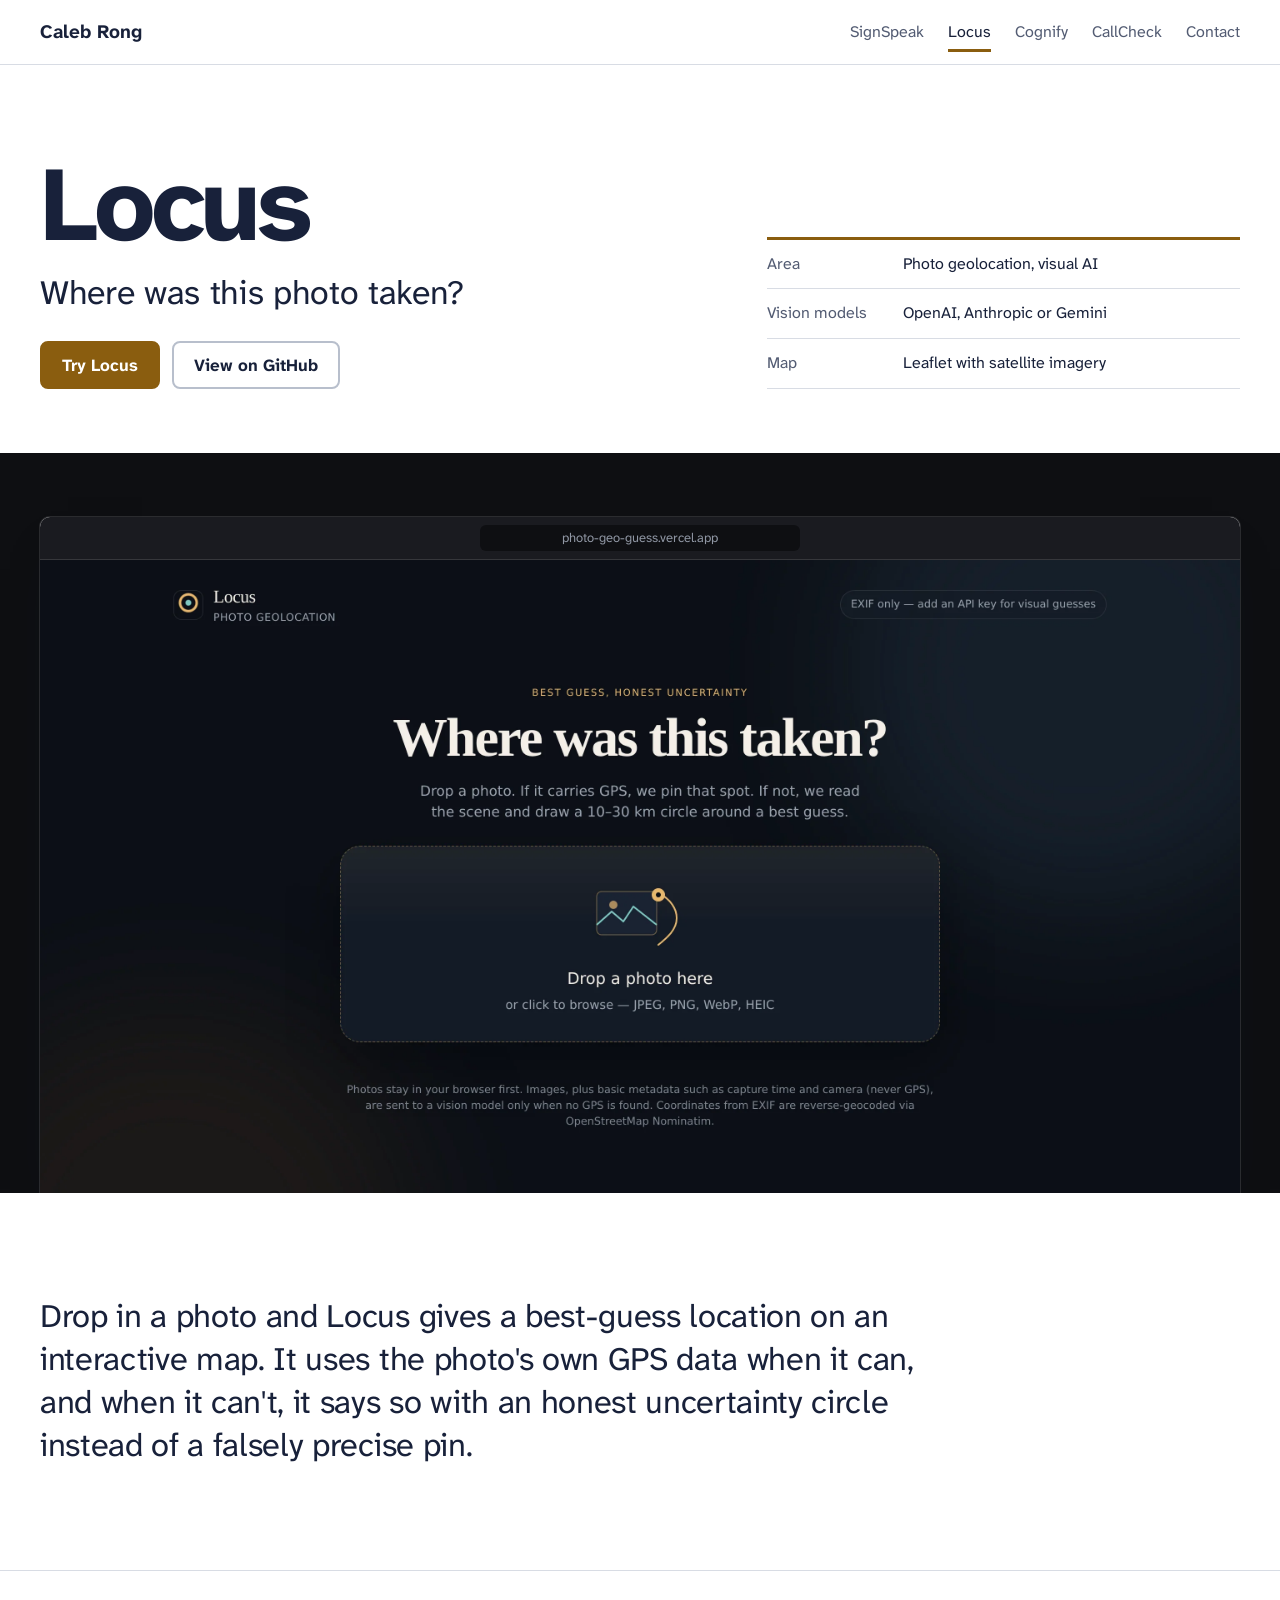
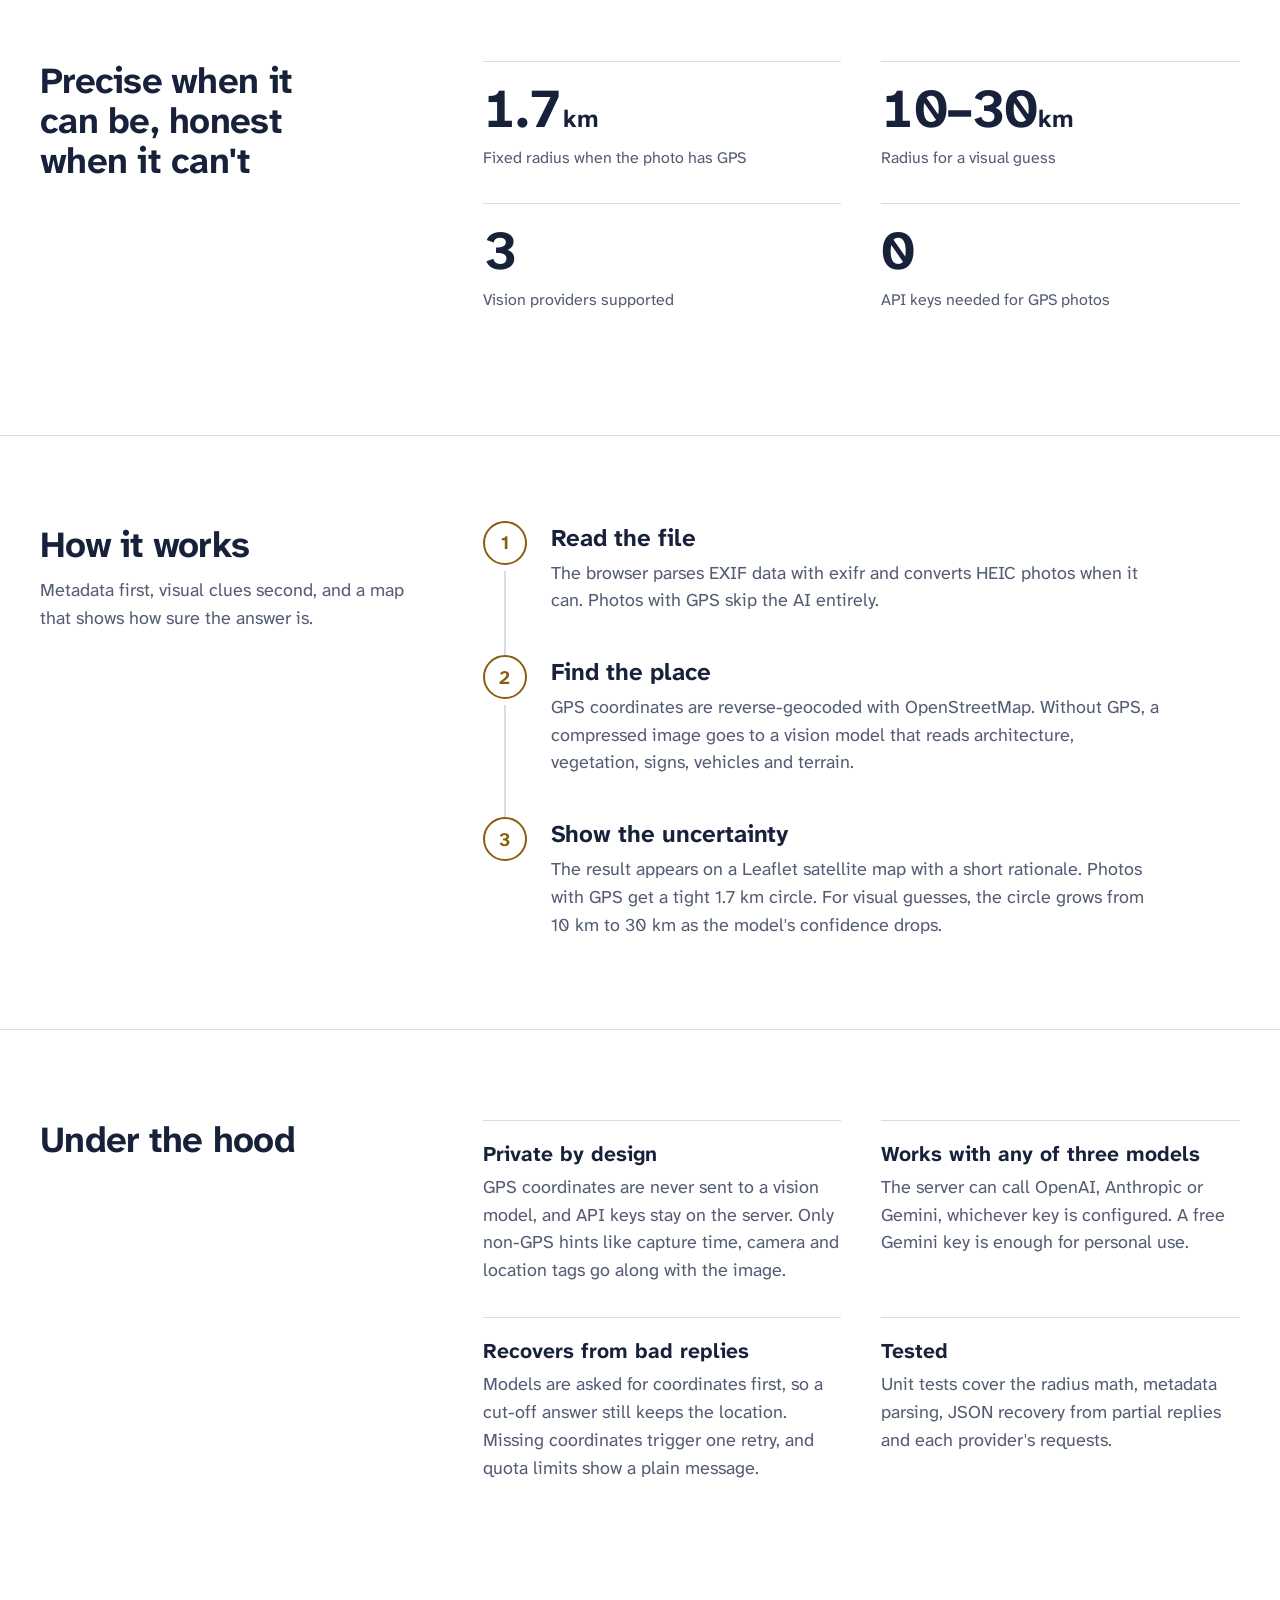
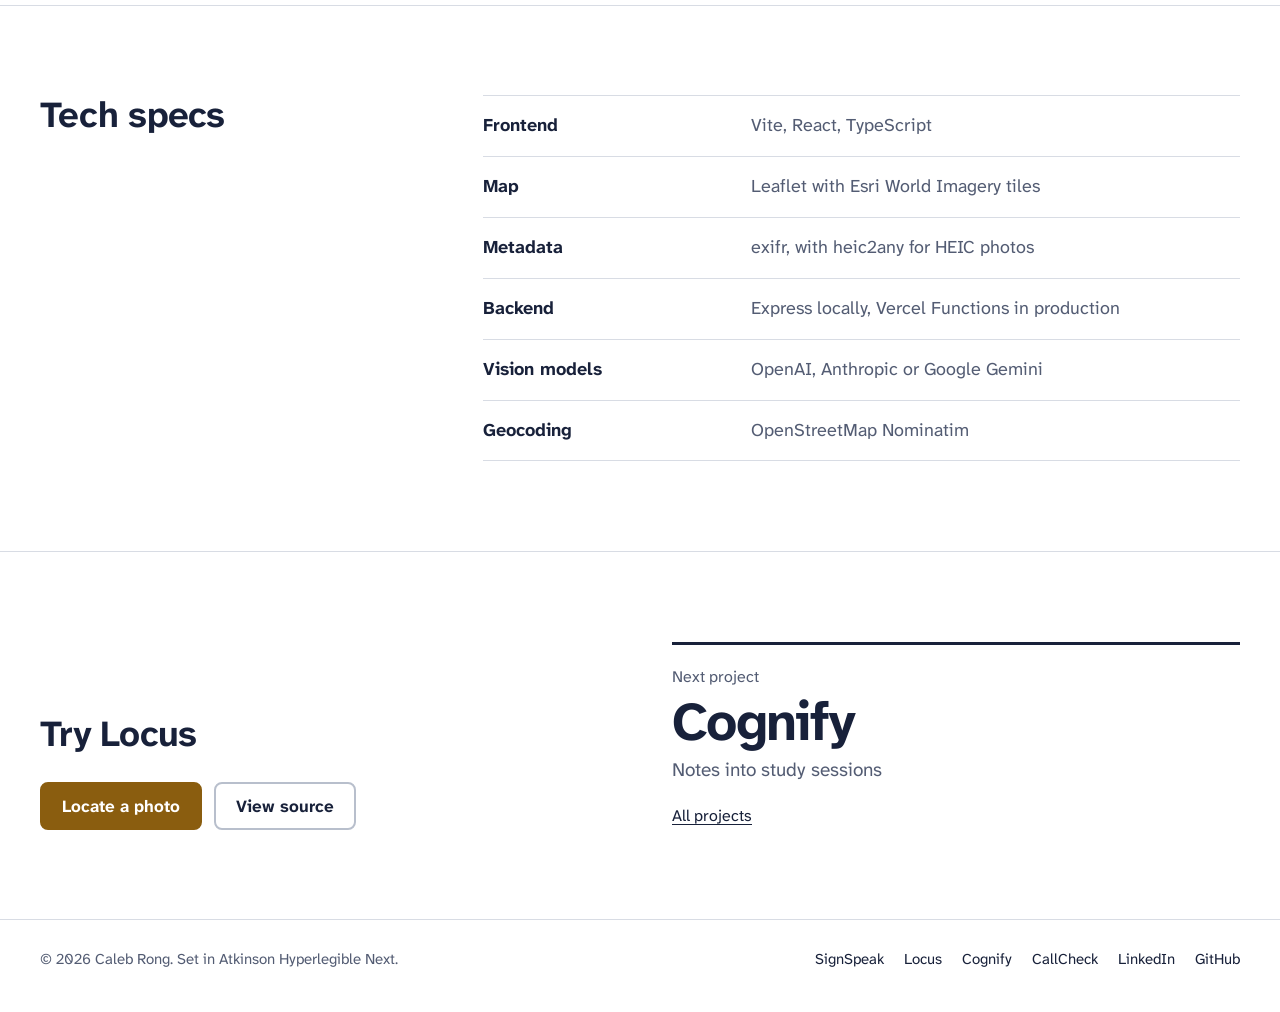
<file: locus/index.html>
<!doctype html>
<html lang="en">
<head>
  <meta charset="utf-8">
  <meta name="viewport" content="width=device-width, initial-scale=1">
  <meta name="theme-color" content="#ffffff">
  <title>Locus — Caleb Rong</title>
  <meta name="description" content="Locus estimates where a photo was taken, using EXIF GPS when it exists and a vision model when it doesn't, with an honest uncertainty circle on the map.">
  <meta property="og:title" content="Locus — Caleb Rong">
  <meta property="og:description" content="Where was this photo taken?">
  <meta property="og:type" content="website">
  <meta property="og:site_name" content="Caleb Rong">
  <meta property="og:url" content="https://www.caleb-rong.com/locus/">
  <meta property="og:image" content="https://www.caleb-rong.com/assets/og/locus.jpg">
  <meta property="og:image:width" content="1200">
  <meta property="og:image:height" content="630">
  <meta property="og:image:alt" content="Locus: Where was this photo taken?">
  <meta name="twitter:card" content="summary_large_image">
  <link rel="canonical" href="https://www.caleb-rong.com/locus/">
  <link rel="icon" href="/assets/favicon.svg" type="image/svg+xml">
  <link rel="apple-touch-icon" href="/assets/apple-touch-icon.png">
  <link rel="preload" href="/assets/fonts/AtkinsonHyperlegibleNext-Variable.woff2" as="font" type="font/woff2" crossorigin>
  <link rel="stylesheet" href="/styles.css">
</head>
<body class="locus">
  <a class="skip-link" href="#main">Skip to content</a>

  <header class="site-header">
    <nav class="wrap site-nav" aria-label="Global">
      <a class="brand" href="/">Caleb Rong</a>
      <ul class="nav-links">
        <li><a href="/signspeak/">SignSpeak</a></li>
        <li><a href="/locus/" aria-current="page">Locus</a></li>
        <li><a href="/cognify/">Cognify</a></li>
        <li><a href="/callcheck/">CallCheck</a></li>
        <li class="hide-small"><a href="/#contact">Contact</a></li>
      </ul>
    </nav>
  </header>

  <main id="main">
    <section class="p-hero" aria-labelledby="page-title">
      <div class="wrap">
        <div>
          <h1 class="p-title" id="page-title">Locus</h1>
          <p class="p-tagline">Where was this photo taken?</p>
          <div class="actions">
            <a class="btn" href="https://photo-geo-guess.vercel.app" target="_blank" rel="noopener noreferrer">Try Locus<span class="sr-only"> (opens in a new tab)</span></a>
            <a class="btn btn-line" href="https://github.com/plut0000/photo-geo-guess" target="_blank" rel="noopener noreferrer">View on GitHub<span class="sr-only"> (opens in a new tab)</span></a>
          </div>
        </div>
        <dl class="meta">
          <div><dt>Area</dt><dd>Photo geolocation, visual AI</dd></div>
          <div><dt>Vision models</dt><dd>OpenAI, Anthropic or Gemini</dd></div>
          <div><dt>Map</dt><dd>Leaflet with satellite imagery</dd></div>
        </dl>
      </div>
    </section>

    <div class="band">
      <div class="frame">
        <div class="frame-bar" aria-hidden="true"><span>photo-geo-guess.vercel.app</span></div>
        <img src="/assets/img/locus-home.webp" alt="Locus upload screen: Where was this taken? Drop a photo here." width="2880" height="1520">
      </div>
    </div>

    <div class="wrap">
      <p class="lede">Drop in a photo and Locus gives a best-guess location on an interactive map. It uses the photo's own GPS data when it can, and when it can't, it says so with an honest uncertainty circle instead of a falsely precise pin.</p>
    </div>

    <section class="row" aria-labelledby="numbers-title">
      <div class="wrap">
        <div class="row-head">
          <h2 id="numbers-title">Precise when it can be, honest when it can't</h2>
        </div>
        <dl class="figures">
          <div class="figure"><dt>Fixed radius when the photo has GPS</dt><dd>1.7<small>km</small></dd></div>
          <div class="figure"><dt>Radius for a visual guess</dt><dd>10–30<small>km</small></dd></div>
          <div class="figure"><dt>Vision providers supported</dt><dd>3</dd></div>
          <div class="figure"><dt>API keys needed for GPS photos</dt><dd>0</dd></div>
        </dl>
      </div>
    </section>

    <section class="row" id="how-it-works" aria-labelledby="how-title">
      <div class="wrap">
        <div class="row-head">
          <h2 id="how-title">How it works</h2>
          <p>Metadata first, visual clues second, and a map that shows how sure the answer is.</p>
        </div>
        <ol class="steps">
          <li>
            <h3>Read the file</h3>
            <p>The browser parses EXIF data with exifr and converts HEIC photos when it can. Photos with GPS skip the AI entirely.</p>
          </li>
          <li>
            <h3>Find the place</h3>
            <p>GPS coordinates are reverse-geocoded with OpenStreetMap. Without GPS, a compressed image goes to a vision model that reads architecture, vegetation, signs, vehicles and terrain.</p>
          </li>
          <li>
            <h3>Show the uncertainty</h3>
            <p>The result appears on a Leaflet satellite map with a short rationale. Photos with GPS get a tight 1.7 km circle. For visual guesses, the circle grows from 10 km to 30 km as the model's confidence drops.</p>
          </li>
        </ol>
      </div>
    </section>

    <section class="row" aria-labelledby="hood-title">
      <div class="wrap">
        <div class="row-head">
          <h2 id="hood-title">Under the hood</h2>
        </div>
        <div class="notes">
          <article>
            <h3>Private by design</h3>
            <p>GPS coordinates are never sent to a vision model, and API keys stay on the server. Only non-GPS hints like capture time, camera and location tags go along with the image.</p>
          </article>
          <article>
            <h3>Works with any of three models</h3>
            <p>The server can call OpenAI, Anthropic or Gemini, whichever key is configured. A free Gemini key is enough for personal use.</p>
          </article>
          <article>
            <h3>Recovers from bad replies</h3>
            <p>Models are asked for coordinates first, so a cut-off answer still keeps the location. Missing coordinates trigger one retry, and quota limits show a plain message.</p>
          </article>
          <article>
            <h3>Tested</h3>
            <p>Unit tests cover the radius math, metadata parsing, JSON recovery from partial replies and each provider's requests.</p>
          </article>
        </div>
      </div>
    </section>

    <section class="row" id="specs" aria-labelledby="specs-title">
      <div class="wrap">
        <div class="row-head">
          <h2 id="specs-title">Tech specs</h2>
        </div>
        <dl class="specs">
          <div><dt>Frontend</dt><dd>Vite, React, TypeScript</dd></div>
          <div><dt>Map</dt><dd>Leaflet with Esri World Imagery tiles</dd></div>
          <div><dt>Metadata</dt><dd>exifr, with heic2any for HEIC photos</dd></div>
          <div><dt>Backend</dt><dd>Express locally, Vercel Functions in production</dd></div>
          <div><dt>Vision models</dt><dd>OpenAI, Anthropic or Google Gemini</dd></div>
          <div><dt>Geocoding</dt><dd>OpenStreetMap Nominatim</dd></div>
        </dl>
      </div>
    </section>

    <section class="closing" aria-labelledby="cta-title">
      <div class="wrap">
        <div>
          <h2 id="cta-title">Try Locus</h2>
          <div class="actions">
            <a class="btn" href="https://photo-geo-guess.vercel.app" target="_blank" rel="noopener noreferrer">Locate a photo<span class="sr-only"> (opens in a new tab)</span></a>
            <a class="btn btn-line" href="https://github.com/plut0000/photo-geo-guess" target="_blank" rel="noopener noreferrer">View source<span class="sr-only"> (opens in a new tab)</span></a>
          </div>
        </div>
        <nav class="next cognify" aria-label="Next project">
          <p>Next project</p>
          <a class="next-link" href="/cognify/"><strong>Cognify</strong><span>Notes into study sessions</span></a>
          <a class="all-link" href="/">All projects</a>
        </nav>
      </div>
    </section>
  </main>

  <footer class="footer">
    <div class="wrap">
      <p>© 2026 Caleb Rong. Set in Atkinson Hyperlegible Next.</p>
      <ul class="footer-links">
        <li><a href="/signspeak/">SignSpeak</a></li>
        <li><a href="/locus/">Locus</a></li>
        <li><a href="/cognify/">Cognify</a></li>
        <li><a href="/callcheck/">CallCheck</a></li>
        <li><a href="https://www.linkedin.com/in/calebrong/" target="_blank" rel="noopener noreferrer">LinkedIn<span class="sr-only"> (opens in a new tab)</span></a></li>
        <li><a href="https://github.com/plut0000" target="_blank" rel="noopener noreferrer">GitHub<span class="sr-only"> (opens in a new tab)</span></a></li>
      </ul>
    </div>
  </footer>
</body>
</html>
</file>
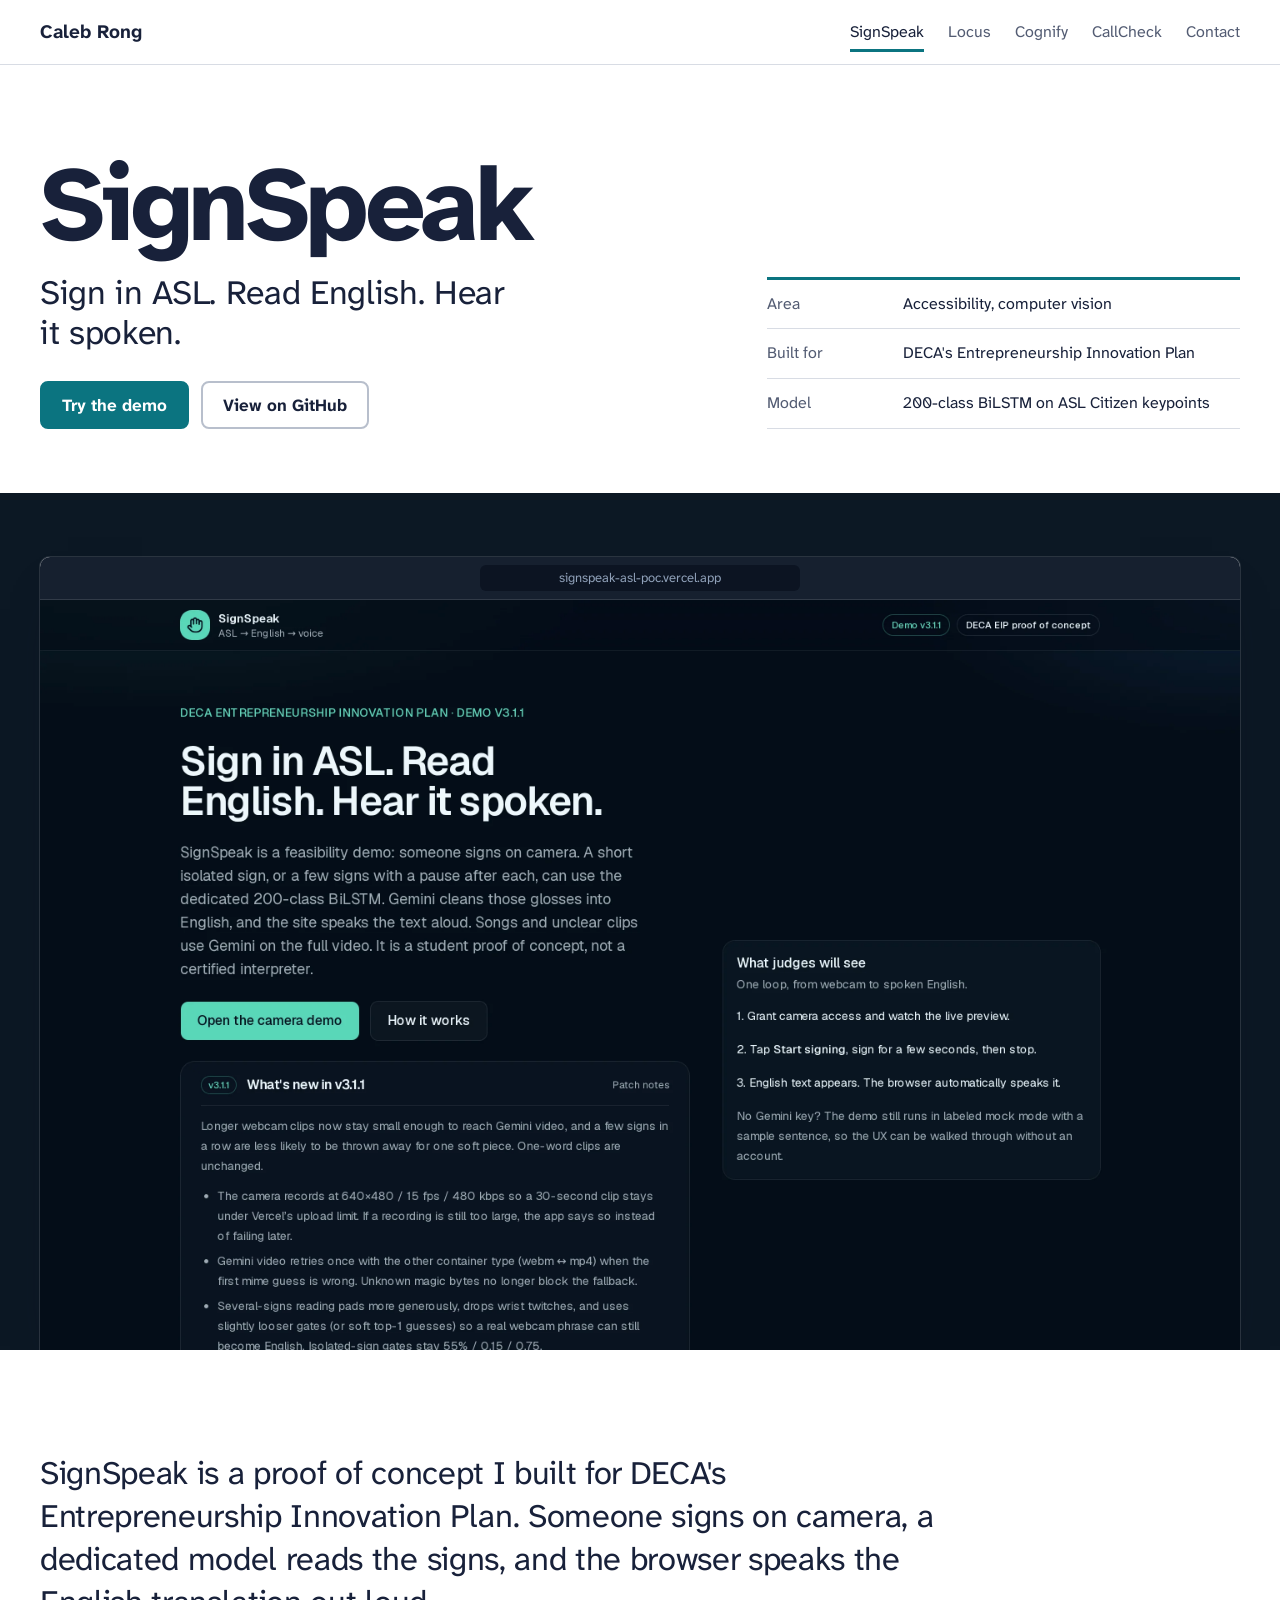
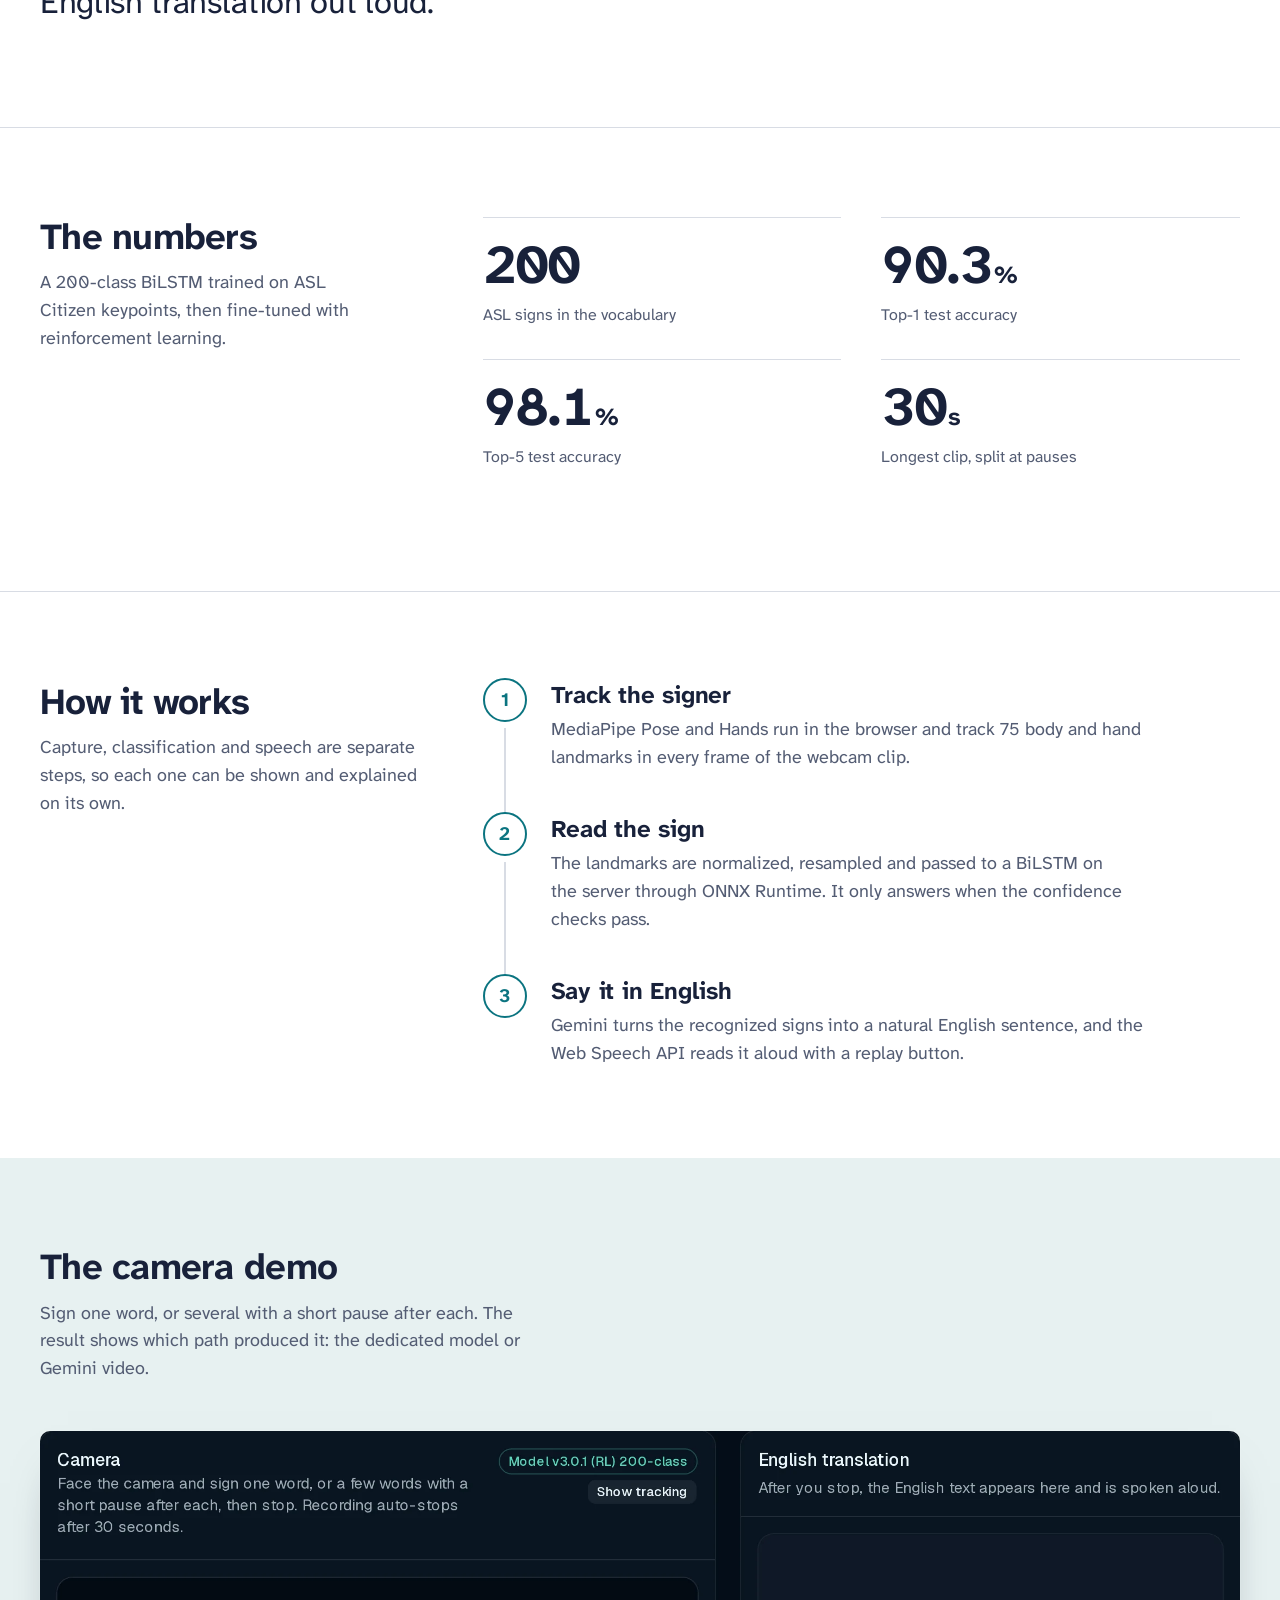
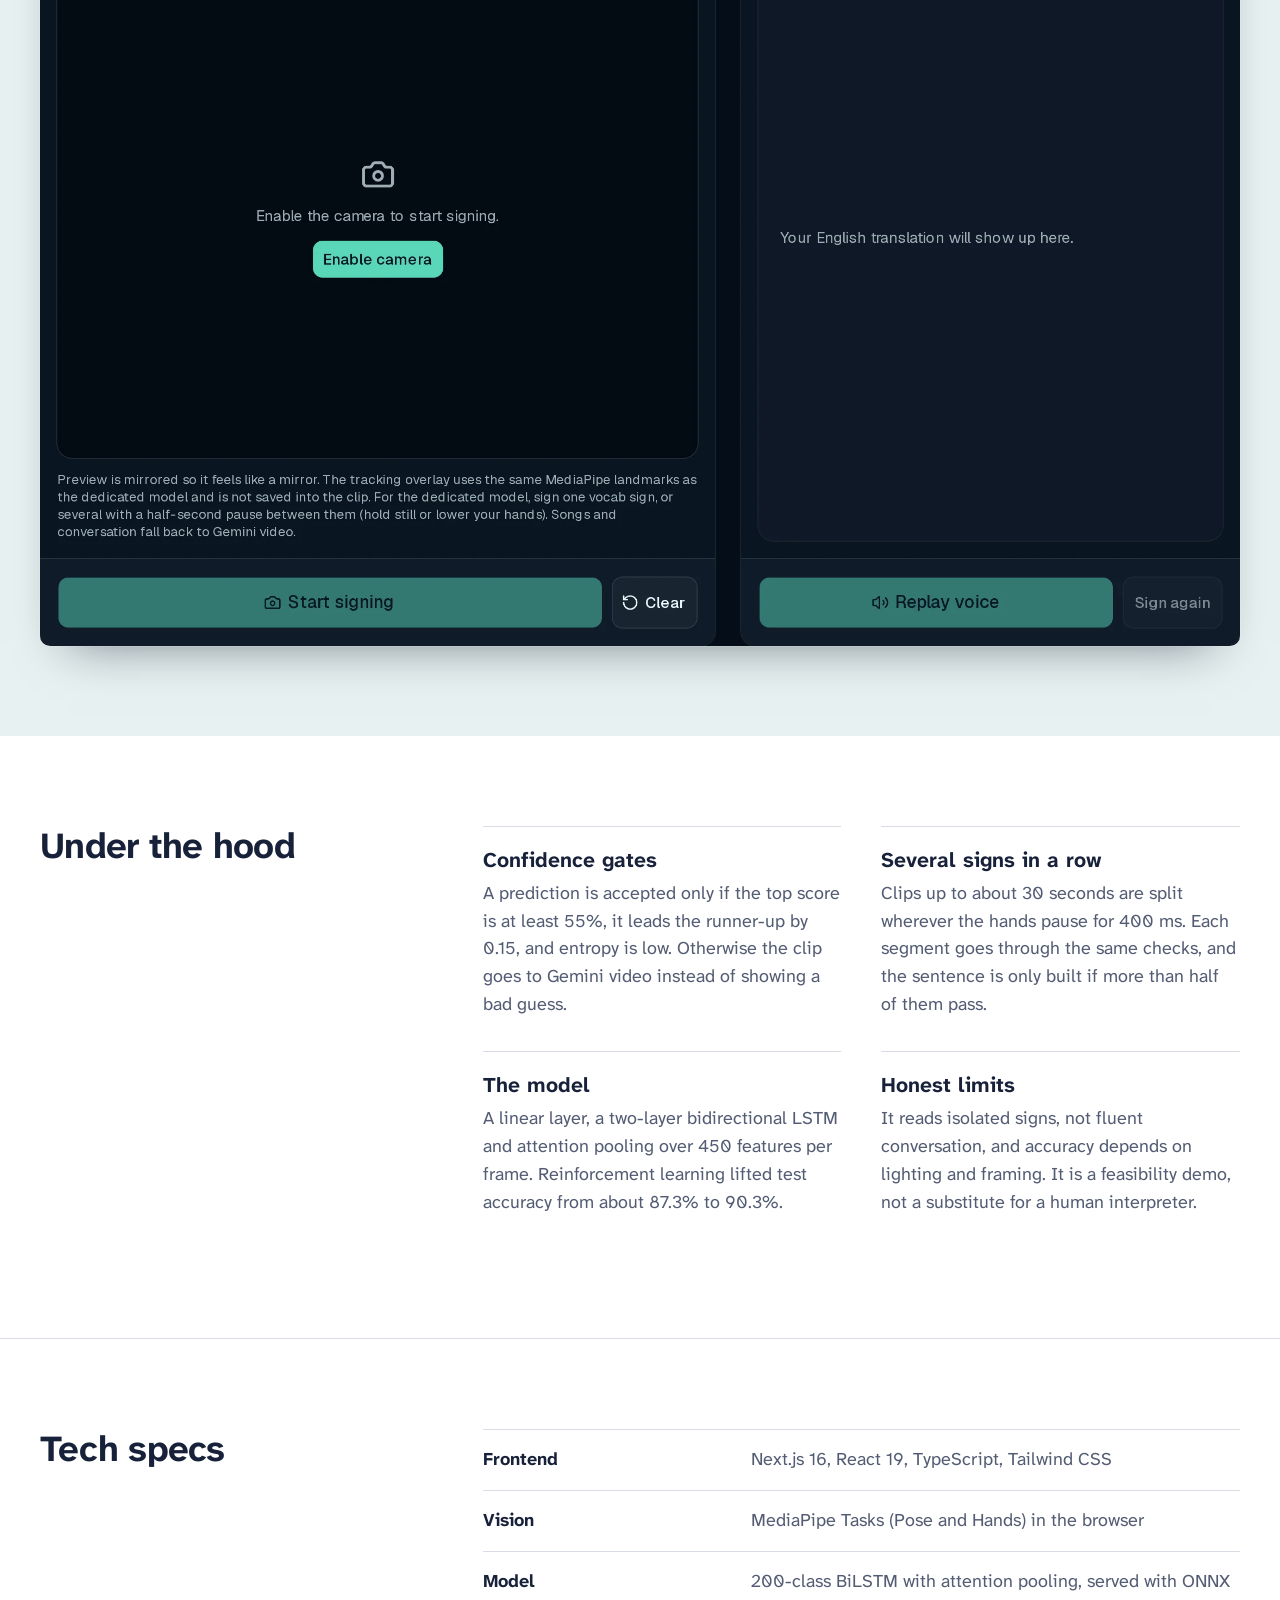
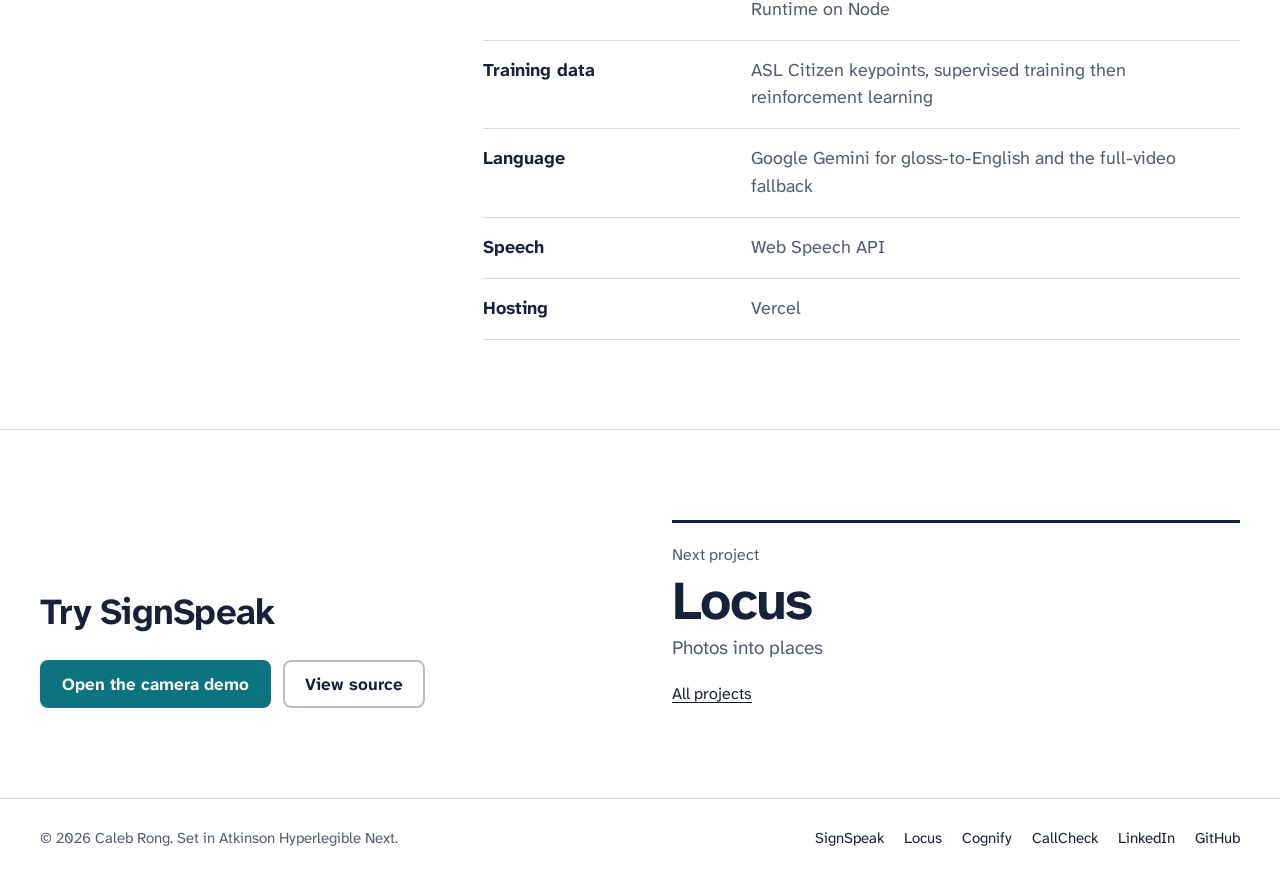
<file: signspeak/index.html>
<!doctype html>
<html lang="en">
<head>
  <meta charset="utf-8">
  <meta name="viewport" content="width=device-width, initial-scale=1">
  <meta name="theme-color" content="#ffffff">
  <title>SignSpeak — Caleb Rong</title>
  <meta name="description" content="SignSpeak reads American Sign Language from a webcam with a 200-class BiLSTM, turns it into English with Gemini, and speaks it aloud.">
  <meta property="og:title" content="SignSpeak — Caleb Rong">
  <meta property="og:description" content="Sign in ASL. Read English. Hear it spoken.">
  <meta property="og:type" content="website">
  <meta property="og:site_name" content="Caleb Rong">
  <meta property="og:url" content="https://www.caleb-rong.com/signspeak/">
  <meta property="og:image" content="https://www.caleb-rong.com/assets/og/signspeak.jpg">
  <meta property="og:image:width" content="1200">
  <meta property="og:image:height" content="630">
  <meta property="og:image:alt" content="SignSpeak: Sign in ASL. Read English. Hear it spoken.">
  <meta name="twitter:card" content="summary_large_image">
  <link rel="canonical" href="https://www.caleb-rong.com/signspeak/">
  <link rel="icon" href="/assets/favicon.svg" type="image/svg+xml">
  <link rel="apple-touch-icon" href="/assets/apple-touch-icon.png">
  <link rel="preload" href="/assets/fonts/AtkinsonHyperlegibleNext-Variable.woff2" as="font" type="font/woff2" crossorigin>
  <link rel="stylesheet" href="/styles.css">
</head>
<body class="signspeak">
  <a class="skip-link" href="#main">Skip to content</a>

  <header class="site-header">
    <nav class="wrap site-nav" aria-label="Global">
      <a class="brand" href="/">Caleb Rong</a>
      <ul class="nav-links">
        <li><a href="/signspeak/" aria-current="page">SignSpeak</a></li>
        <li><a href="/locus/">Locus</a></li>
        <li><a href="/cognify/">Cognify</a></li>
        <li><a href="/callcheck/">CallCheck</a></li>
        <li class="hide-small"><a href="/#contact">Contact</a></li>
      </ul>
    </nav>
  </header>

  <main id="main">
    <section class="p-hero" aria-labelledby="page-title">
      <div class="wrap">
        <div>
          <h1 class="p-title" id="page-title">SignSpeak</h1>
          <p class="p-tagline">Sign in ASL. Read English. Hear it spoken.</p>
          <div class="actions">
            <a class="btn" href="https://signspeak-asl-poc.vercel.app/demo" target="_blank" rel="noopener noreferrer">Try the demo<span class="sr-only"> (opens in a new tab)</span></a>
            <a class="btn btn-line" href="https://github.com/plut0000/signspeak-asl-poc" target="_blank" rel="noopener noreferrer">View on GitHub<span class="sr-only"> (opens in a new tab)</span></a>
          </div>
        </div>
        <dl class="meta">
          <div><dt>Area</dt><dd>Accessibility, computer vision</dd></div>
          <div><dt>Built for</dt><dd>DECA's Entrepreneurship Innovation Plan</dd></div>
          <div><dt>Model</dt><dd>200-class BiLSTM on ASL Citizen keypoints</dd></div>
        </dl>
      </div>
    </section>

    <div class="band">
      <div class="frame">
        <div class="frame-bar" aria-hidden="true"><span>signspeak-asl-poc.vercel.app</span></div>
        <img src="/assets/img/signspeak-landing.webp" alt="SignSpeak landing page explaining the webcam to spoken English loop." width="2880" height="1800">
      </div>
    </div>

    <div class="wrap">
      <p class="lede">SignSpeak is a proof of concept I built for DECA's Entrepreneurship Innovation Plan. Someone signs on camera, a dedicated model reads the signs, and the browser speaks the English translation out loud.</p>
    </div>

    <section class="row" aria-labelledby="numbers-title">
      <div class="wrap">
        <div class="row-head">
          <h2 id="numbers-title">The numbers</h2>
          <p>A 200-class BiLSTM trained on ASL Citizen keypoints, then fine-tuned with reinforcement learning.</p>
        </div>
        <dl class="figures">
          <div class="figure"><dt>ASL signs in the vocabulary</dt><dd>200</dd></div>
          <div class="figure"><dt>Top-1 test accuracy</dt><dd>90.3<small>%</small></dd></div>
          <div class="figure"><dt>Top-5 test accuracy</dt><dd>98.1<small>%</small></dd></div>
          <div class="figure"><dt>Longest clip, split at pauses</dt><dd>30<small>s</small></dd></div>
        </dl>
      </div>
    </section>

    <section class="row" id="how-it-works" aria-labelledby="how-title">
      <div class="wrap">
        <div class="row-head">
          <h2 id="how-title">How it works</h2>
          <p>Capture, classification and speech are separate steps, so each one can be shown and explained on its own.</p>
        </div>
        <ol class="steps">
          <li>
            <h3>Track the signer</h3>
            <p>MediaPipe Pose and Hands run in the browser and track 75 body and hand landmarks in every frame of the webcam clip.</p>
          </li>
          <li>
            <h3>Read the sign</h3>
            <p>The landmarks are normalized, resampled and passed to a BiLSTM on the server through ONNX Runtime. It only answers when the confidence checks pass.</p>
          </li>
          <li>
            <h3>Say it in English</h3>
            <p>Gemini turns the recognized signs into a natural English sentence, and the Web Speech API reads it aloud with a replay button.</p>
          </li>
        </ol>
      </div>
    </section>

    <section class="showcase" aria-labelledby="demo-title">
      <div class="wrap">
        <div class="showcase-head">
          <h2 id="demo-title">The camera demo</h2>
          <p>Sign one word, or several with a short pause after each. The result shows which path produced it: the dedicated model or Gemini video.</p>
        </div>
        <figure>
          <div class="frame">
            <img src="/assets/img/signspeak-demo.webp" alt="SignSpeak camera studio with a camera panel, Start signing button, and an English translation panel with Replay voice." width="2208" height="1500" loading="lazy">
          </div>
        </figure>
      </div>
    </section>

    <section class="row" aria-labelledby="hood-title">
      <div class="wrap">
        <div class="row-head">
          <h2 id="hood-title">Under the hood</h2>
        </div>
        <div class="notes">
          <article>
            <h3>Confidence gates</h3>
            <p>A prediction is accepted only if the top score is at least 55%, it leads the runner-up by 0.15, and entropy is low. Otherwise the clip goes to Gemini video instead of showing a bad guess.</p>
          </article>
          <article>
            <h3>Several signs in a row</h3>
            <p>Clips up to about 30 seconds are split wherever the hands pause for 400 ms. Each segment goes through the same checks, and the sentence is only built if more than half of them pass.</p>
          </article>
          <article>
            <h3>The model</h3>
            <p>A linear layer, a two-layer bidirectional LSTM and attention pooling over 450 features per frame. Reinforcement learning lifted test accuracy from about 87.3% to 90.3%.</p>
          </article>
          <article>
            <h3>Honest limits</h3>
            <p>It reads isolated signs, not fluent conversation, and accuracy depends on lighting and framing. It is a feasibility demo, not a substitute for a human interpreter.</p>
          </article>
        </div>
      </div>
    </section>

    <section class="row" id="specs" aria-labelledby="specs-title">
      <div class="wrap">
        <div class="row-head">
          <h2 id="specs-title">Tech specs</h2>
        </div>
        <dl class="specs">
          <div><dt>Frontend</dt><dd>Next.js 16, React 19, TypeScript, Tailwind CSS</dd></div>
          <div><dt>Vision</dt><dd>MediaPipe Tasks (Pose and Hands) in the browser</dd></div>
          <div><dt>Model</dt><dd>200-class BiLSTM with attention pooling, served with ONNX Runtime on Node</dd></div>
          <div><dt>Training data</dt><dd>ASL Citizen keypoints, supervised training then reinforcement learning</dd></div>
          <div><dt>Language</dt><dd>Google Gemini for gloss-to-English and the full-video fallback</dd></div>
          <div><dt>Speech</dt><dd>Web Speech API</dd></div>
          <div><dt>Hosting</dt><dd>Vercel</dd></div>
        </dl>
      </div>
    </section>

    <section class="closing" aria-labelledby="cta-title">
      <div class="wrap">
        <div>
          <h2 id="cta-title">Try SignSpeak</h2>
          <div class="actions">
            <a class="btn" href="https://signspeak-asl-poc.vercel.app/demo" target="_blank" rel="noopener noreferrer">Open the camera demo<span class="sr-only"> (opens in a new tab)</span></a>
            <a class="btn btn-line" href="https://github.com/plut0000/signspeak-asl-poc" target="_blank" rel="noopener noreferrer">View source<span class="sr-only"> (opens in a new tab)</span></a>
          </div>
        </div>
        <nav class="next locus" aria-label="Next project">
          <p>Next project</p>
          <a class="next-link" href="/locus/"><strong>Locus</strong><span>Photos into places</span></a>
          <a class="all-link" href="/">All projects</a>
        </nav>
      </div>
    </section>
  </main>

  <footer class="footer">
    <div class="wrap">
      <p>© 2026 Caleb Rong. Set in Atkinson Hyperlegible Next.</p>
      <ul class="footer-links">
        <li><a href="/signspeak/">SignSpeak</a></li>
        <li><a href="/locus/">Locus</a></li>
        <li><a href="/cognify/">Cognify</a></li>
        <li><a href="/callcheck/">CallCheck</a></li>
        <li><a href="https://www.linkedin.com/in/calebrong/" target="_blank" rel="noopener noreferrer">LinkedIn<span class="sr-only"> (opens in a new tab)</span></a></li>
        <li><a href="https://github.com/plut0000" target="_blank" rel="noopener noreferrer">GitHub<span class="sr-only"> (opens in a new tab)</span></a></li>
      </ul>
    </div>
  </footer>
</body>
</html>
</file>
<file: styles.css>
/*
  Caleb Rong — portfolio
  One typeface (Atkinson Hyperlegible Next), navy ink on white, and one key
  color per project taken from that app's own interface.
*/

@font-face {
  font-family: "Atkinson Hyperlegible Next";
  src: url("/assets/fonts/AtkinsonHyperlegibleNext-Variable.woff2") format("woff2");
  font-weight: 200 800;
  font-style: normal;
  font-display: swap;
}

:root {
  color-scheme: light;

  --paper: #fff;
  --ink: #18213a;
  --ink-2: #535c73;
  --rule: #d8dce4;
  --wash: #f2f4f7;

  /* Defaults for the home page; each project class below overrides them. */
  --key: var(--ink);
  --band: var(--wash);
  --tint: var(--wash);
  --bar: #e6e9ef;
  --bar-field: #fff;
  --bar-text: #535c73;
  --edge: rgb(24 33 58 / 0.14);

  --max: 1200px;
  --gutter: clamp(16px, 4vw, 40px);
  --header: 64px;
  --font: "Atkinson Hyperlegible Next", system-ui, -apple-system, "Segoe UI", Roboto, sans-serif;
}

/* Project keys, sampled from each app's UI */

.signspeak {
  --key: #0b7480;
  --band: #0c1824;
  --tint: #e7f1f1;
  --bar: #16202f;
  --bar-field: #0c1422;
  --bar-text: #8fa0b8;
  --edge: rgb(255 255 255 / 0.12);
}

.locus {
  --key: #8a5d0f;
  --band: #0e0f12;
  --tint: #f4efe6;
  --bar: #1a1b20;
  --bar-field: #0e0f12;
  --bar-text: #8f96a3;
  --edge: rgb(255 255 255 / 0.12);
}

.cognify {
  --key: #3a4a9f;
  --band: #ebe7dd;
  --tint: #eceef7;
}

.callcheck {
  --key: #0f6b3f;
  --band: #e3ede6;
  --tint: #e8f1eb;
}

/* Base */

*,
*::before,
*::after {
  box-sizing: border-box;
}

html {
  scroll-padding-top: calc(var(--header) + 16px);
  -webkit-text-size-adjust: 100%;
}

@media (prefers-reduced-motion: no-preference) {
  html {
    scroll-behavior: smooth;
  }
}

body {
  margin: 0;
  background: var(--paper);
  color: var(--ink);
  font-family: var(--font);
  font-size: 18px;
  line-height: 1.55;
  font-kerning: normal;
  -webkit-font-smoothing: antialiased;
  -moz-osx-font-smoothing: grayscale;
}

h1,
h2,
h3,
p,
ol,
ul,
dl,
dd,
figure {
  margin: 0;
}

h1,
h2,
h3 {
  font-weight: 700;
  line-height: 1.1;
  text-wrap: balance;
}

p {
  text-wrap: pretty;
}

a {
  color: var(--key);
  text-decoration-thickness: 1px;
  text-underline-offset: 0.2em;
}

a:hover {
  text-decoration-thickness: 2px;
}

img {
  display: block;
  max-width: 100%;
  height: auto;
}

:focus-visible {
  outline: 3px solid var(--key);
  outline-offset: 3px;
  border-radius: 4px;
}

.wrap {
  width: min(var(--max), 100% - 2 * var(--gutter));
  margin-inline: auto;
}

.sr-only {
  position: absolute;
  width: 1px;
  height: 1px;
  padding: 0;
  margin: -1px;
  overflow: hidden;
  clip: rect(0, 0, 0, 0);
  white-space: nowrap;
  border: 0;
}

.skip-link {
  position: fixed;
  top: -100px;
  left: 12px;
  z-index: 100;
  padding: 10px 16px;
  border-radius: 8px;
  background: var(--ink);
  color: #fff;
  font-size: 16px;
  font-weight: 700;
  text-decoration: none;
}

.skip-link:focus {
  top: 12px;
}

/* Buttons */

.actions {
  display: flex;
  flex-wrap: wrap;
  gap: 12px;
  margin-top: 28px;
}

.btn {
  display: inline-flex;
  align-items: center;
  justify-content: center;
  min-height: 48px;
  padding: 10px 20px;
  border: 2px solid var(--key);
  border-radius: 8px;
  background: var(--key);
  color: #fff;
  font-size: 17px;
  font-weight: 700;
  line-height: 1.2;
  text-decoration: none;
  transition: background-color 0.15s, border-color 0.15s;
}

.btn:hover {
  border-color: color-mix(in srgb, var(--key) 80%, #000);
  background: color-mix(in srgb, var(--key) 80%, #000);
}

.btn-line {
  border-color: #b8bfcc;
  background: transparent;
  color: var(--ink);
}

.btn-line:hover {
  border-color: var(--ink);
  background: transparent;
}

/* Header */

.site-header {
  position: relative;
  z-index: 20;
  border-bottom: 1px solid var(--rule);
  background: var(--paper);
}

.site-nav {
  display: flex;
  flex-wrap: wrap;
  align-items: center;
  justify-content: space-between;
  gap: 4px 32px;
  min-height: var(--header);
  padding-block: 10px;
}

.brand {
  color: var(--ink);
  font-size: 19px;
  font-weight: 700;
  text-decoration: none;
}

.nav-links {
  display: flex;
  flex-wrap: wrap;
  gap: 0 24px;
  padding: 0;
  list-style: none;
}

.nav-links a {
  display: inline-block;
  padding: 8px 0;
  color: var(--ink-2);
  font-size: 16px;
  text-decoration: none;
}

.nav-links a:hover {
  color: var(--ink);
}

.nav-links a[aria-current="page"] {
  color: var(--ink);
  box-shadow: inset 0 -3px 0 var(--key);
}

@media (min-width: 720px) {
  .site-header {
    position: sticky;
    top: 0;
  }
}

/* Home: hero sentence */

.hero {
  padding: clamp(48px, 8vw, 120px) 0 clamp(56px, 8vw, 112px);
}

.hero-lead {
  max-width: 30em;
  margin-bottom: clamp(20px, 3vw, 32px);
  color: var(--ink-2);
  font-size: clamp(21px, 1rem + 0.9vw, 28px);
  font-weight: 400;
  line-height: 1.3;
}

.turns {
  padding: 0;
  border-top: 1px solid var(--rule);
  list-style: none;
}

.turns li {
  border-bottom: 1px solid var(--rule);
}

.turns a {
  display: grid;
  grid-template-columns: minmax(0, 1fr) auto;
  align-items: baseline;
  gap: 4px 32px;
  padding: clamp(10px, 1.4vw, 18px) 0 clamp(14px, 1.8vw, 22px);
  color: var(--ink);
  text-decoration: none;
}

.turn-phrase {
  font-size: clamp(32px, 0.6rem + 4.4vw, 72px);
  font-weight: 650;
  line-height: 1.04;
  letter-spacing: -0.025em;
  transition: color 0.15s;
}

.turn-name {
  display: inline-flex;
  align-items: center;
  gap: 10px;
  color: var(--ink-2);
  font-size: 17px;
}

.turn-name::before,
.proof dt::before {
  content: "";
  flex: none;
  width: 12px;
  height: 12px;
  border-radius: 3px;
  background: var(--key);
}

.turns a:hover .turn-phrase,
.turns a:focus-visible .turn-phrase {
  color: var(--key);
}

.turns a:hover .turn-name {
  color: var(--ink);
}

@media (prefers-reduced-motion: no-preference) {
  .turns li {
    animation: rise 0.8s cubic-bezier(0.2, 0.7, 0.2, 1) both;
  }

  .turns li:nth-child(2) {
    animation-delay: 0.09s;
  }

  .turns li:nth-child(3) {
    animation-delay: 0.18s;
  }

  .turns li:nth-child(4) {
    animation-delay: 0.27s;
  }
}

@keyframes rise {
  from {
    opacity: 0;
    transform: translateY(14px);
  }
}

/* Home: projects */

.work {
  padding-bottom: clamp(32px, 5vw, 64px);
}

.project {
  display: grid;
  grid-template-columns: minmax(0, 5fr) minmax(0, 7fr);
  gap: 32px clamp(32px, 5vw, 72px);
  padding: clamp(40px, 6vw, 80px) 0;
  border-top: 1px solid var(--rule);
}

.project:first-child {
  border-top: 0;
  padding-top: 0;
}

.project h2 {
  font-size: clamp(36px, 1.2rem + 2.4vw, 56px);
  letter-spacing: -0.025em;
}

.project h2 a {
  color: inherit;
  text-decoration: none;
}

.project h2 a:hover {
  color: var(--key);
}

.tagline {
  margin-top: 10px;
  font-size: 21px;
  line-height: 1.3;
}

.desc {
  max-width: 32em;
  margin-top: 20px;
  color: var(--ink-2);
}

.built-with {
  margin-top: 14px;
  color: var(--ink-2);
  font-size: 16px;
}

.built-with b {
  color: var(--ink);
  font-weight: 700;
}

/* Screenshots */

.panel {
  align-self: start;
  overflow: hidden;
  padding: clamp(20px, 3.4vw, 44px) clamp(20px, 3.4vw, 44px) 0;
  border-radius: 14px;
  background: var(--band);
}

.panel .frame {
  border-bottom-right-radius: 0;
  border-bottom-left-radius: 0;
}

.panel img {
  width: 100%;
  aspect-ratio: 16 / 10;
  object-fit: cover;
  object-position: top center;
}

.frame {
  overflow: hidden;
  border-radius: 10px;
  background: var(--paper);
  box-shadow: 0 0 0 1px var(--edge), 0 24px 48px -28px rgb(12 20 36 / 0.55);
}

.frame-bar {
  display: flex;
  justify-content: center;
  padding: 8px 12px;
  border-bottom: 1px solid var(--edge);
  background: var(--bar);
}

.frame-bar span {
  overflow: hidden;
  min-width: min(45%, 320px);
  max-width: 100%;
  padding: 5px 14px;
  border-radius: 6px;
  background: var(--bar-field);
  color: var(--bar-text);
  font-size: 13px;
  line-height: 1.2;
  text-align: center;
  text-overflow: ellipsis;
  white-space: nowrap;
}

/* Home: what the projects share */

.proof {
  padding: clamp(64px, 8vw, 120px) 0;
  background: var(--wash);
}

.proof h2 {
  max-width: 14em;
  font-size: clamp(32px, 1rem + 2.6vw, 56px);
  letter-spacing: -0.025em;
}

.proof > .wrap > p {
  max-width: 34em;
  margin-top: 16px;
  color: var(--ink-2);
  font-size: 21px;
  line-height: 1.4;
}

.proof dl {
  display: grid;
  grid-template-columns: repeat(2, minmax(0, 1fr));
  gap: 0 clamp(32px, 5vw, 72px);
  margin-top: clamp(32px, 5vw, 56px);
}

.proof dl > div {
  padding: 24px 0 32px;
  border-top: 1px solid #c9ced8;
}

.proof dt {
  display: flex;
  align-items: center;
  gap: 10px;
  font-size: 21px;
  font-weight: 700;
}

.proof dd {
  max-width: 30em;
  margin-top: 8px;
  color: var(--ink-2);
}

/* Home: contact */

.contact {
  padding: clamp(64px, 8vw, 120px) 0;
}

.contact h2 {
  font-size: clamp(32px, 1rem + 2.6vw, 56px);
  letter-spacing: -0.025em;
}

.contact > .wrap > p {
  max-width: 32em;
  margin-top: 16px;
  color: var(--ink-2);
  font-size: 21px;
  line-height: 1.4;
}

.contact-links {
  display: grid;
  grid-template-columns: repeat(2, minmax(0, 1fr));
  gap: 0 clamp(32px, 5vw, 72px);
  margin-top: clamp(32px, 5vw, 56px);
  padding: 0;
  list-style: none;
}

.contact-links a {
  display: block;
  padding: 20px 0 24px;
  border-top: 2px solid var(--ink);
  color: var(--ink);
  font-size: clamp(28px, 1rem + 2vw, 48px);
  font-weight: 700;
  line-height: 1.1;
  letter-spacing: -0.02em;
  text-decoration: none;
}

.contact-links .handle {
  display: block;
  margin-top: 6px;
  color: var(--ink-2);
  font-size: 17px;
  font-weight: 400;
  letter-spacing: 0;
}

.contact-links a:hover .name {
  text-decoration: underline;
  text-decoration-thickness: 2px;
  text-underline-offset: 0.16em;
}

/* Project page: hero */

.p-hero {
  padding: clamp(40px, 7vw, 104px) 0 clamp(40px, 5vw, 72px);
}

.p-hero .wrap {
  display: grid;
  grid-template-columns: minmax(0, 7fr) minmax(0, 5fr);
  align-items: end;
  gap: 40px clamp(32px, 5vw, 72px);
}

.p-title {
  font-size: clamp(52px, 1rem + 7vw, 120px);
  font-weight: 750;
  line-height: 0.95;
  letter-spacing: -0.04em;
}

.p-tagline {
  max-width: 18em;
  margin-top: 18px;
  font-size: clamp(24px, 1rem + 1.4vw, 36px);
  line-height: 1.18;
  letter-spacing: -0.01em;
}

.meta {
  border-top: 3px solid var(--key);
}

.meta > div {
  display: grid;
  grid-template-columns: 7.5em minmax(0, 1fr);
  gap: 2px 16px;
  padding: 12px 0;
  border-bottom: 1px solid var(--rule);
  font-size: 16px;
}

.meta dt {
  color: var(--ink-2);
}

/* Project page: full-width screenshot band */

.band {
  overflow: hidden;
  padding: clamp(24px, 5vw, 72px) var(--gutter) 0;
  background: var(--band);
}

.band .frame {
  max-width: var(--max);
  margin-inline: auto;
  border-bottom-right-radius: 0;
  border-bottom-left-radius: 0;
}

/* Project page: overview */

.lede {
  max-width: 28em;
  padding: clamp(56px, 8vw, 120px) 0;
  font-size: clamp(24px, 1rem + 1.3vw, 34px);
  line-height: 1.32;
  letter-spacing: -0.01em;
}

/* Project page: heading-left rows */

.row {
  padding: clamp(56px, 7vw, 104px) 0;
  border-top: 1px solid var(--rule);
}

.row > .wrap {
  display: grid;
  grid-template-columns: minmax(0, 4fr) minmax(0, 8fr);
  gap: 24px clamp(32px, 5vw, 72px);
}

.row-head h2,
.showcase-head h2 {
  font-size: clamp(28px, 1rem + 1.6vw, 40px);
  letter-spacing: -0.02em;
}

.row-head p,
.showcase-head p {
  max-width: 30em;
  margin-top: 12px;
  color: var(--ink-2);
}

@media (min-width: 900px) {
  .row-head {
    position: sticky;
    top: calc(var(--header) + 32px);
    align-self: start;
  }
}

.showcase + .row {
  border-top: 0;
}

/* Key figures */

.figures {
  display: grid;
  grid-template-columns: repeat(2, minmax(0, 1fr));
  gap: 0 40px;
}

.figure {
  display: flex;
  flex-direction: column;
  padding: 20px 0 32px;
  border-top: 1px solid var(--rule);
}

.figure dd {
  order: 1;
  font-size: clamp(44px, 1rem + 3vw, 64px);
  font-weight: 700;
  line-height: 1;
  letter-spacing: -0.03em;
  font-variant-numeric: tabular-nums;
}

.figure dd small {
  margin-left: 0.08em;
  font-size: 0.45em;
  letter-spacing: 0;
}

.figure dt {
  order: 2;
  margin-top: 10px;
  color: var(--ink-2);
  font-size: 16px;
}

/* Steps: a real sequence, so they are numbered and joined by a line */

.steps {
  padding: 0;
  list-style: none;
  counter-reset: step;
}

.steps li {
  position: relative;
  padding: 0 0 44px 68px;
  counter-increment: step;
}

.steps li::before {
  content: counter(step);
  position: absolute;
  top: -4px;
  left: 0;
  display: grid;
  place-items: center;
  width: 44px;
  height: 44px;
  border: 2px solid var(--key);
  border-radius: 50%;
  background: var(--paper);
  color: var(--key);
  font-size: 19px;
  font-weight: 700;
}

.steps li::after {
  content: "";
  position: absolute;
  top: 46px;
  bottom: 2px;
  left: 21px;
  width: 2px;
  background: var(--rule);
}

.steps li:last-child {
  padding-bottom: 0;
}

.steps li:last-child::after {
  display: none;
}

.steps h3 {
  font-size: 24px;
  letter-spacing: -0.01em;
}

.steps p {
  max-width: 34em;
  margin-top: 8px;
  color: var(--ink-2);
}

/* Technical notes */

.notes {
  display: grid;
  grid-template-columns: repeat(2, minmax(0, 1fr));
  gap: 0 40px;
}

.notes article {
  padding: 22px 0 32px;
  border-top: 1px solid var(--rule);
}

.notes h3 {
  font-size: 21px;
}

.notes p {
  margin-top: 8px;
  color: var(--ink-2);
}

/* Tech specs */

.specs {
  border-top: 1px solid var(--rule);
}

.specs > div {
  display: grid;
  grid-template-columns: minmax(0, 1fr) minmax(0, 2fr);
  gap: 2px 24px;
  padding: 16px 0;
  border-bottom: 1px solid var(--rule);
}

.specs dt {
  font-weight: 700;
}

.specs dd {
  color: var(--ink-2);
}

/* Screenshot showcase on the project's tint */

.showcase {
  padding: clamp(56px, 7vw, 104px) 0;
  background: var(--tint);
}

.showcase-head {
  margin-bottom: clamp(32px, 4vw, 48px);
}

.showcase figcaption {
  max-width: 34em;
  margin-top: 16px;
  color: var(--ink-2);
  font-size: 17px;
}

.showcase figcaption strong {
  display: block;
  color: var(--ink);
  font-size: 19px;
}

.gallery {
  display: grid;
  grid-template-columns: repeat(2, minmax(0, 1fr));
  gap: 40px 32px;
}

/* Closing: try it, then the next project */

.closing {
  padding: clamp(56px, 7vw, 104px) 0;
  border-top: 1px solid var(--rule);
}

.closing > .wrap {
  display: grid;
  grid-template-columns: minmax(0, 1fr) minmax(0, 1fr);
  align-items: end;
  gap: 56px clamp(32px, 5vw, 72px);
}

.closing h2 {
  font-size: clamp(28px, 1rem + 1.6vw, 40px);
  letter-spacing: -0.02em;
}

.next {
  padding-top: 20px;
  border-top: 3px solid var(--ink);
}

.next > p {
  color: var(--ink-2);
  font-size: 16px;
}

.next-link {
  display: block;
  margin-top: 4px;
  color: var(--ink);
  text-decoration: none;
}

.next-link strong {
  display: block;
  font-size: clamp(36px, 1rem + 3vw, 64px);
  line-height: 1.05;
  letter-spacing: -0.03em;
  transition: color 0.15s;
}

.next-link span {
  display: block;
  margin-top: 4px;
  color: var(--ink-2);
  font-size: 19px;
}

.next-link:hover strong {
  color: var(--key);
}

.all-link {
  display: inline-block;
  margin-top: 20px;
  color: var(--ink);
  font-size: 16px;
}

/* Footer */

.footer {
  padding: 28px 0 40px;
  border-top: 1px solid var(--rule);
  color: var(--ink-2);
  font-size: 15px;
}

.footer > .wrap {
  display: flex;
  flex-wrap: wrap;
  justify-content: space-between;
  gap: 12px 32px;
}

.footer-links {
  display: flex;
  flex-wrap: wrap;
  gap: 6px 20px;
  padding: 0;
  list-style: none;
}

.footer-links a {
  color: var(--ink);
  text-decoration: none;
}

.footer-links a:hover {
  text-decoration: underline;
}

/* 404 */

.missing {
  padding: clamp(64px, 10vw, 160px) 0;
}

.missing h1 {
  max-width: 14em;
  font-size: clamp(36px, 1rem + 3vw, 64px);
  letter-spacing: -0.03em;
}

.missing p {
  margin-top: 16px;
  color: var(--ink-2);
  font-size: 21px;
}

/* Responsive */

@media (max-width: 900px) {
  .project,
  .p-hero .wrap,
  .row > .wrap,
  .closing > .wrap {
    grid-template-columns: minmax(0, 1fr);
  }

  .project .panel {
    order: -1;
  }

  .row-head {
    max-width: 36em;
  }
}

@media (max-width: 640px) {
  body {
    font-size: 17px;
  }

  .site-nav {
    padding-block: 12px;
  }

  .nav-links {
    gap: 0 16px;
  }

  .nav-links .hide-small {
    display: none;
  }

  .turns a {
    grid-template-columns: minmax(0, 1fr);
  }

  .turn-name {
    font-size: 15px;
  }

  .proof dl,
  .contact-links,
  .notes,
  .gallery {
    grid-template-columns: minmax(0, 1fr);
  }


  .specs > div {
    grid-template-columns: minmax(0, 1fr);
  }

  .meta > div {
    grid-template-columns: 6.5em minmax(0, 1fr);
  }

  .steps li {
    padding-left: 60px;
  }

  .frame-bar span {
    font-size: 12px;
  }
}

@media (prefers-reduced-motion: reduce) {
  *,
  *::before,
  *::after {
    transition: none !important;
    animation: none !important;
  }
}
</file>
